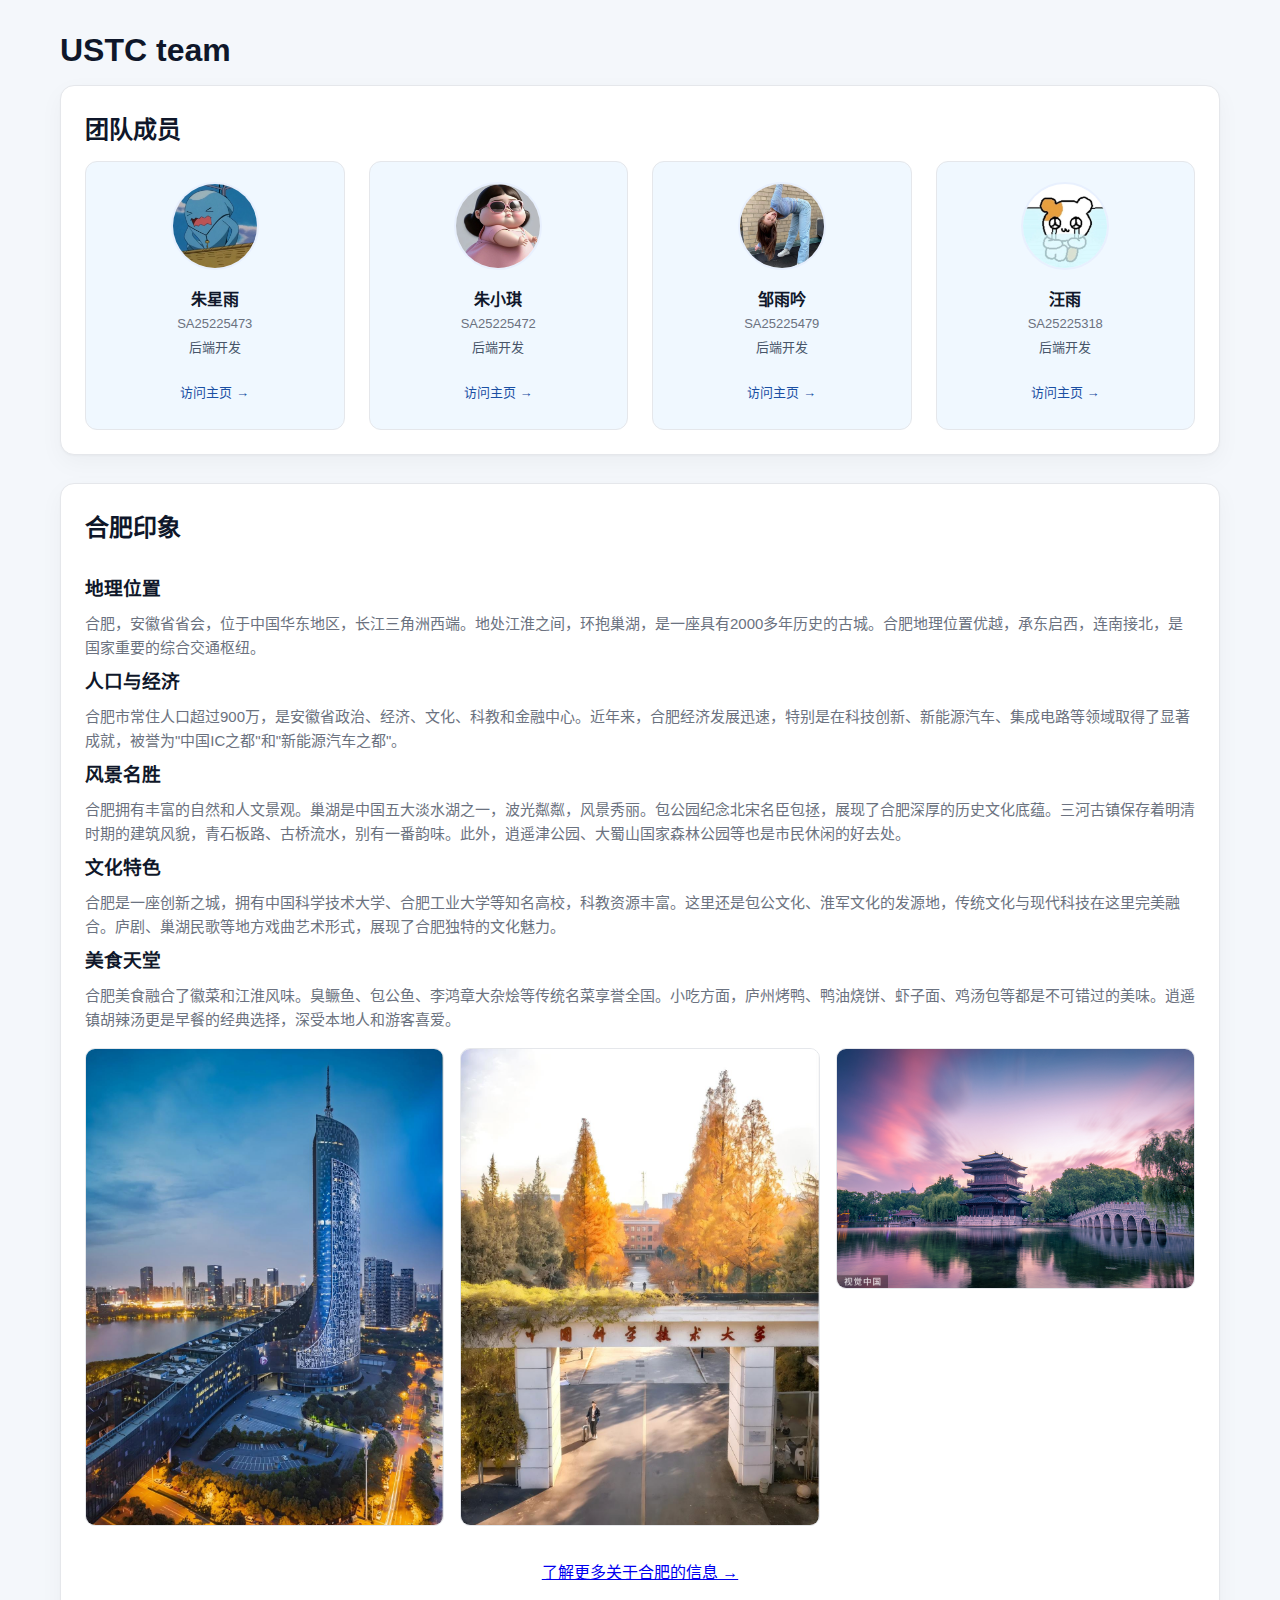
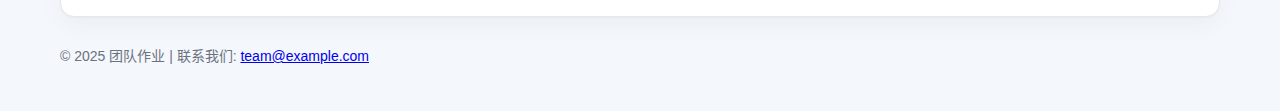
<file: index.html>
<!DOCTYPE html>
<html lang="zh-CN">
<head>
    <meta charset="UTF-8">
    <meta name="viewport" content="width=device-width, initial-scale=1.0">
    <title>团队主页</title>
    <link rel="stylesheet" href="css/main.css">
</head>
<body>

<header class="page-header">
    <h1>USTC team</h1>
</header>

<main class="container">

    <!-- 团队成员 -->
    <section class="card">
    <h2>团队成员</h2>

    <div class="team-members">

        <div class="member-card">
            <img src="assets/zxy_1.jpg" alt="朱星雨" class="member-avatar">
            <h3>朱星雨</h3>
            <p class="student-id">SA25225473</p>
            <p class="role">后端开发</p>
            <a href="member1.html" class="visit-btn">访问主页 →</a>
        </div>

        <div class="member-card">
            <img src="assets/zxq_1.jpg" alt="朱小琪" class="member-avatar">
            <h3>朱小琪</h3>
            <p class="student-id">SA25225472</p>
            <p class="role">后端开发</p>
            <a href="member2.html" class="visit-btn">访问主页 →</a>
        </div>

        <div class="member-card">
            <img src="assets/zyy_1.jpg" alt="邹雨吟" class="member-avatar">
            <h3>邹雨吟</h3>
            <p class="student-id">SA25225479</p>
            <p class="role">后端开发</p>
            <a href="member3.html" class="visit-btn">访问主页 →</a>
        </div>

        <div class="member-card">
            <img src="assets/wy_1.jpg" alt="汪雨" class="member-avatar">
            <h3>汪雨</h3>
            <p class="student-id">SA25225318</p>
            <p class="role">后端开发</p>
            <a href="member4.html" class="visit-btn">访问主页 →</a>
        </div>

    </div>
</section>

    <!-- 城市介绍 -->
        <section class="card city">
            <h2>合肥印象</h2><br>
            
            <h3>地理位置</h3>
            <p>合肥，安徽省省会，位于中国华东地区，长江三角洲西端。地处江淮之间，环抱巢湖，是一座具有2000多年历史的古城。合肥地理位置优越，承东启西，连南接北，是国家重要的综合交通枢纽。</p>

            <h3>人口与经济</h3>
            <p>合肥市常住人口超过900万，是安徽省政治、经济、文化、科教和金融中心。近年来，合肥经济发展迅速，特别是在科技创新、新能源汽车、集成电路等领域取得了显著成就，被誉为"中国IC之都"和"新能源汽车之都"。</p>

            <h3>风景名胜</h3>
            <p>合肥拥有丰富的自然和人文景观。巢湖是中国五大淡水湖之一，波光粼粼，风景秀丽。包公园纪念北宋名臣包拯，展现了合肥深厚的历史文化底蕴。三河古镇保存着明清时期的建筑风貌，青石板路、古桥流水，别有一番韵味。此外，逍遥津公园、大蜀山国家森林公园等也是市民休闲的好去处。</p>

            <h3>文化特色</h3>
            <p>合肥是一座创新之城，拥有中国科学技术大学、合肥工业大学等知名高校，科教资源丰富。这里还是包公文化、淮军文化的发源地，传统文化与现代科技在这里完美融合。庐剧、巢湖民歌等地方戏曲艺术形式，展现了合肥独特的文化魅力。</p>

            <h3>美食天堂</h3>
            <p>合肥美食融合了徽菜和江淮风味。臭鳜鱼、包公鱼、李鸿章大杂烩等传统名菜享誉全国。小吃方面，庐州烤鸭、鸭油烧饼、虾子面、鸡汤包等都是不可错过的美味。逍遥镇胡辣汤更是早餐的经典选择，深受本地人和游客喜爱。</p>

            <div class="city-gallery">
                <a href="https://baike.baidu.com/item/%E5%90%88%E8%82%A5%E5%B8%82/6501395" target="_blank">
                    <img src="assets/广电中心大楼.jpg" alt="广电中心大楼">
                </a>
                <a href="https://www.ustc.edu.cn/" target="_blank" >
                    <img src="assets/中科大.jpg" alt="中国科大">
                </a>
                <a href="https://www.tripadvisor.cn/Attractions-g297403-Activities-Hefei_Anhui.html" target="_blank" >
                    <img src="assets/逍遥津.jpg" alt="逍遥津">
                </a>
            </div>

            <p style="text-align: center; margin-top: 30px; font-size: 16px;">
                <a href="https://www.hefei.gov.cn/" target="_blank">了解更多关于合肥的信息 →</a>
            </p>
        </section>
    </div>

    <footer>
        <p>&copy; 2025 团队作业 | 联系我们: <a href="mailto:team@example.com">team@example.com</a></p>
    </footer>

</main>

</body>
</html>
</file>
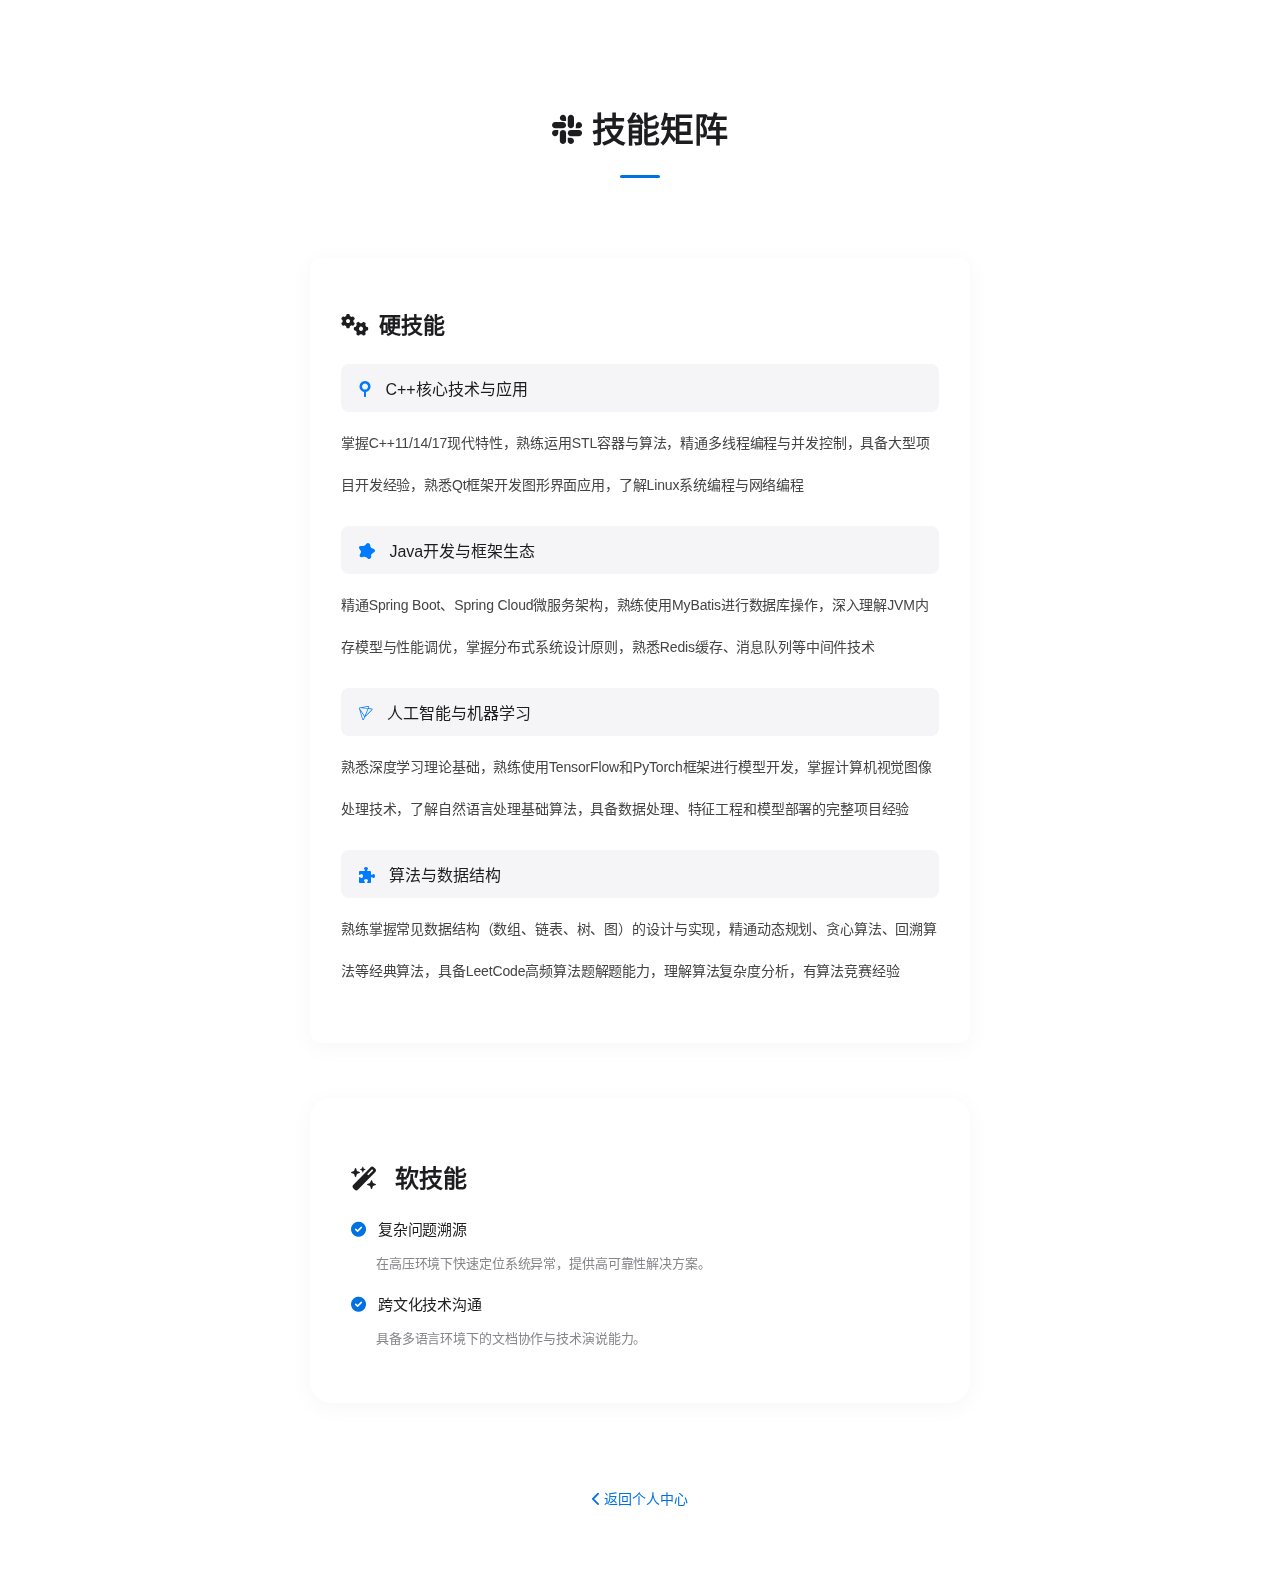
<file: 472career.html>
<!DOCTYPE html>
<html lang="zh-CN">
<head>
    <meta charset="UTF-8">
    <meta name="viewport" content="width=device-width, initial-scale=1.0">
    <title>朱小琪 - Skills</title>
    <link rel="stylesheet" href="css/472style.css">
    <link href="https://cdnjs.cloudflare.com/ajax/libs/font-awesome/6.0.0/css/all.min.css" rel="stylesheet">
</head>
<body style="background: transparent;"> <main class="container">
        <header style="text-align: center; margin-bottom: 80px;">
            <h1 style="font-size: 34px; font-weight: 600;"><i class="fa-brands fa-slack" style="margin-right: 10px;"></i>技能矩阵</h1>
            <div style="width: 40px; height: 3px; background: #0071e3; margin: 15px auto; border-radius: 2px;"></div>
        </header>

        <div style="display: grid; gap: 30px;">
            <section class="glass-panel" style="padding: 30px; background: rgba(255, 255, 255, 0.9); border-radius: 12px;">
                <h2 style="margin-bottom: 25px; color: #1d1d1f; font-size: 22px; font-weight: 600;">
                    <i class="fa-solid fa-gears" style="margin-right: 10px;"></i>硬技能
                </h2>

                <div style="margin-bottom: 20px;">
                    <div style="background: #f5f5f7; padding: 12px 18px; border-radius: 8px; margin-bottom: 8px; font-weight: 500;">
                       <i class="fa-solid fa-neuter" style="margin-right: 10px; color: #007AFF;"></i> C++核心技术与应用
                    </div>
                    <p style="margin-top: 10px; font-size: 14px; color: #444; line-height: 3;">
                        掌握C++11/14/17现代特性，熟练运用STL容器与算法，精通多线程编程与并发控制，具备大型项目开发经验，熟悉Qt框架开发图形界面应用，了解Linux系统编程与网络编程
                    </p>
                </div>

                <div style="margin-bottom: 20px;">
                    <div style="background: #f5f5f7; padding: 12px 18px; border-radius: 8px; margin-bottom: 8px; font-weight: 500;">
                      <i class="fa-solid fa-splotch" style="margin-right: 10px; color: #007AFF;"></i>  Java开发与框架生态
                    </div>
                    <p style="margin-top: 10px; font-size: 14px; color: #444; line-height: 3;">
                        精通Spring Boot、Spring Cloud微服务架构，熟练使用MyBatis进行数据库操作，深入理解JVM内存模型与性能调优，掌握分布式系统设计原则，熟悉Redis缓存、消息队列等中间件技术
                    </p>
                </div>

                <div style="margin-bottom: 20px;">
                    <div style="background: #f5f5f7; padding: 12px 18px; border-radius: 8px; margin-bottom: 8px; font-weight: 500;">
                      <i class="fa-brands fa-pushed" style="margin-right: 10px; color: #007AFF;"></i>  人工智能与机器学习
                    </div>
                    <p style="margin-top: 10px; font-size: 14px; color: #444; line-height: 3;">
                        熟悉深度学习理论基础，熟练使用TensorFlow和PyTorch框架进行模型开发，掌握计算机视觉图像处理技术，了解自然语言处理基础算法，具备数据处理、特征工程和模型部署的完整项目经验
                    </p>
                </div>

                <div style="margin-bottom: 20px;">
                    <div style="background: #f5f5f7; padding: 12px 18px; border-radius: 8px; margin-bottom: 8px; font-weight: 500;">
                     <i class="fa-solid fa-puzzle-piece" style="margin-right: 10px; color: #007AFF;"></i>   算法与数据结构
                    </div>
                    <p style="margin-top: 10px; font-size: 14px; color: #444; line-height: 3;">
                        熟练掌握常见数据结构（数组、链表、树、图）的设计与实现，精通动态规划、贪心算法、回溯算法等经典算法，具备LeetCode高频算法题解题能力，理解算法复杂度分析，有算法竞赛经验
                    </p>
                </div>
            </section>
        
            <section class="glass-panel" style="padding: 40px;">
                <h2 style="margin-bottom: 25px;"><i class="fa-solid fa-wand-magic-sparkles" style="margin-right: 10px;"></i> 软技能
                </h2>
                <div style="margin-bottom: 20px;">
                    <p style="color: #1d1d1f; font-weight: 500; margin-bottom: 5px;"><i class="fa-solid fa-circle-check"
                            style="color:#0071e3; margin-right:8px;"></i> 复杂问题溯源</p>
                    <p style="font-size: 13px; padding-left: 25px;">在高压环境下快速定位系统异常，提供高可靠性解决方案。</p>
                </div>
                <div>
                    <p style="color: #1d1d1f; font-weight: 500; margin-bottom: 5px;"><i class="fa-solid fa-circle-check"
                            style="color:#0071e3; margin-right:8px;"></i> 跨文化技术沟通</p>
                    <p style="font-size: 13px; padding-left: 25px;">具备多语言环境下的文档协作与技术演说能力。</p>
                </div>
            </section>
        </div>

        <footer style="text-align: center; margin-top: 60px;">
            <a href="472index.html" class="apple-link" style="font-size: 14px;">
                <i class="fa-solid fa-chevron-left"></i> 返回个人中心
            </a>
        </footer>
    </main>
</body>
</html>
</file>
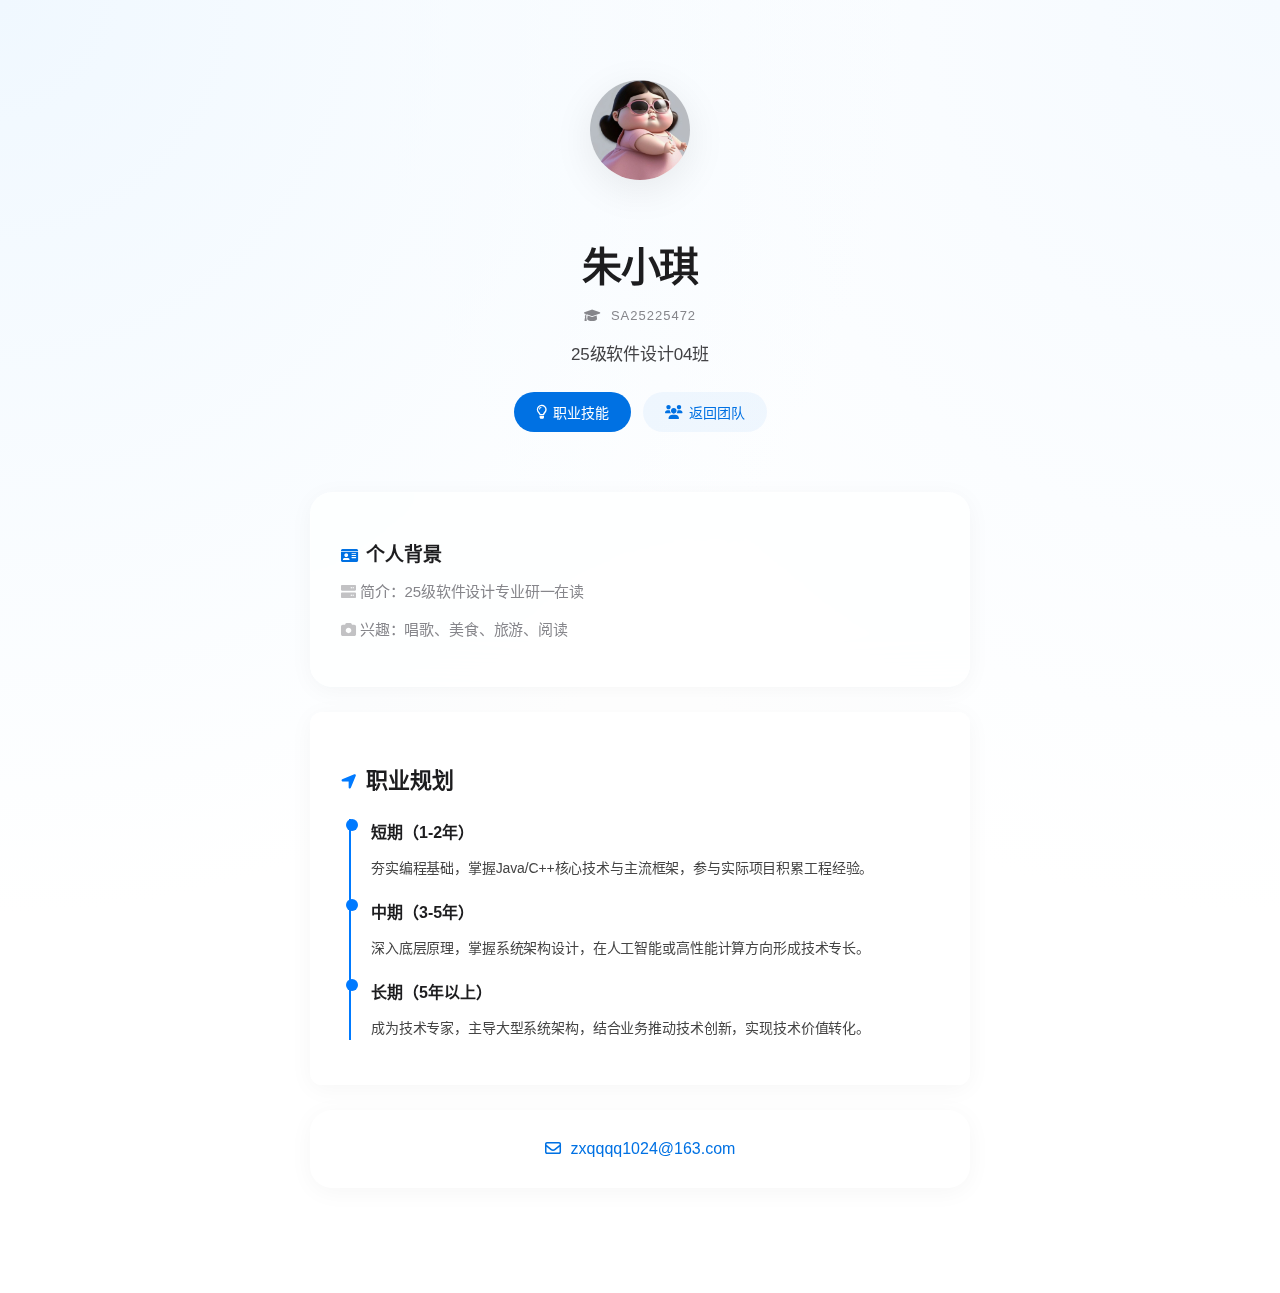
<file: 472index.html>
<!DOCTYPE html>
<html lang="zh-CN">
<head>
    <meta charset="UTF-8">
    <meta name="viewport" content="width=device-width, initial-scale=1.0">
    <title>朱小琪 - Home</title>
    <link rel="stylesheet" href="css/472style.css">
    <link href="https://cdnjs.cloudflare.com/ajax/libs/font-awesome/6.0.0/css/all.min.css" rel="stylesheet">
    <style>
        /* 嵌入式 CSS (Embedded CSS) */
        #bio-text { font-weight: 400; font-size: 17px; color: #424245; } /* ID 选择器 */
        h2 { font-size: 19px; font-weight: 600; color: #1d1d1f; } /* 标题样式 */
        h2 i { font-size: 0.8em; margin-right: 8px; color: #0071e3; } 
        div.info-section p { display: flex; align-items: center; gap: 12px; margin-bottom: 15px; } /* 上下文样式 */

        .hero { text-align: center; margin-bottom: 60px; }
        .avatar { width: 100px; height: 100px; border-radius: 50%; box-shadow: 0 10px 40px rgba(0,0,0,0.08); margin-bottom: 24px; }
        
        /* 按钮组优化为药丸状 */
        .btn-group { display: flex; justify-content: center; gap: 12px; margin-top: 24px; }
        .btn-apple { padding: 10px 22px; border-radius: 40px; font-size: 14px; font-weight: 500; text-decoration: none; transition: 0.2s; display: flex; align-items: center; gap: 6px; }
        .btn-filled { background: #0071e3; color: white; }
        .btn-outline { background: rgba(0, 113, 227, 0.05); color: #0071e3; }
        .btn-apple:hover { transform: scale(1.02); }
    </style>
</head>
<body>
    <main class="container">
        <section class="hero header-main">
            <img src="assets/zxq_1.jpg" alt="朱小琪" class="avatar">
            <h1>朱小琪</h1>
            <p style="color: #86868b; font-weight: 500; letter-spacing: 1px; font-size: 13px;"> <i class="fa-solid fa-graduation-cap" style="margin-right: 10px;"></i>SA25225472</p>
            <p id="bio-text"></i>25级软件设计04班</p>
            
            <div class="btn-group">
                <a href="472career.html" class="btn-apple btn-filled"><i class="fa-regular fa-lightbulb"></i> 职业技能</a>
                <a href="index.html" class="btn-apple btn-outline"><i class="fa-solid fa-users"></i> 返回团队</a>
            </div>
        </section>

        <section class="glass-panel info-section">
            <h2><i class="fa-solid fa-id-card"></i>个人背景</h2>
            <p><i class="fa-solid fa-server" style="opacity:0.5"></i> <span>简介：25级软件设计专业研一在读</span></p>
            <p><i class="fa-solid fa-camera" style="opacity:0.5"></i> <span>兴趣：唱歌、美食、旅游、阅读</span></p>
        </section>

        <section class="glass-panel" style="padding: 30px; background: rgba(255, 255, 255, 0.9); border-radius: 12px;">
            <h2 style="margin-bottom: 25px; color: #1d1d1f; font-size: 22px; font-weight: 600;">
                <i class="fa-solid fa-location-arrow" style="margin-right: 10px; color: #007AFF;"></i>职业规划
            </h2>
            
            <div style="border-left: 2px solid #007AFF; padding-left: 20px; margin-left: 8px;">
                <!-- 近期目标 -->
                <div style="margin-bottom: 20px; position: relative;">
                    <div style="position: absolute; left: -25px; top: 0; width: 12px; height: 12px; background: #007AFF; border-radius: 50%;"></div>
                    <h3 style="margin-bottom: 8px; color: #1d1d1f; font-size: 16px; font-weight: 600;">短期（1-2年）</h3>
                    <p style="font-size: 14px; color: #444; line-height: 1.6;">
                        夯实编程基础，掌握Java/C++核心技术与主流框架，参与实际项目积累工程经验。
                    </p>
                </div>
                
                <!-- 中期目标 -->
                <div style="margin-bottom: 20px; position: relative;">
                    <div style="position: absolute; left: -25px; top: 0; width: 12px; height: 12px; background: #007AFF; border-radius: 50%;"></div>
                    <h3 style="margin-bottom: 8px; color: #1d1d1f; font-size: 16px; font-weight: 600;">中期（3-5年）</h3>
                    <p style="font-size: 14px; color: #444; line-height: 1.6;">
                        深入底层原理，掌握系统架构设计，在人工智能或高性能计算方向形成技术专长。
                    </p>
                </div>
                
                <!-- 长期愿景 -->
                <div style="position: relative;">
                    <div style="position: absolute; left: -25px; top: 0; width: 12px; height: 12px; background: #007AFF; border-radius: 50%;"></div>
                    <h3 style="margin-bottom: 8px; color: #1d1d1f; font-size: 16px; font-weight: 600;">长期（5年以上）</h3>
                    <p style="font-size: 14px; color: #444; line-height: 1.6;">
                        成为技术专家，主导大型系统架构，结合业务推动技术创新，实现技术价值转化。
                    </p>
                </div>
            </div>
        </section>

        <section class="glass-panel" style="background: transparent; border: none; text-align: center;">
            <div style="display: flex; justify-content: center; gap: 40px;">
                <a href="mailto:zxqqqq1024@163.com" class="apple-link"><i class="fa-regular fa-envelope" style="margin-right: 10px;"></i>zxqqqq1024@163.com</a>
            </div>
        </section>
    </main>
</body>
</html>
</file>
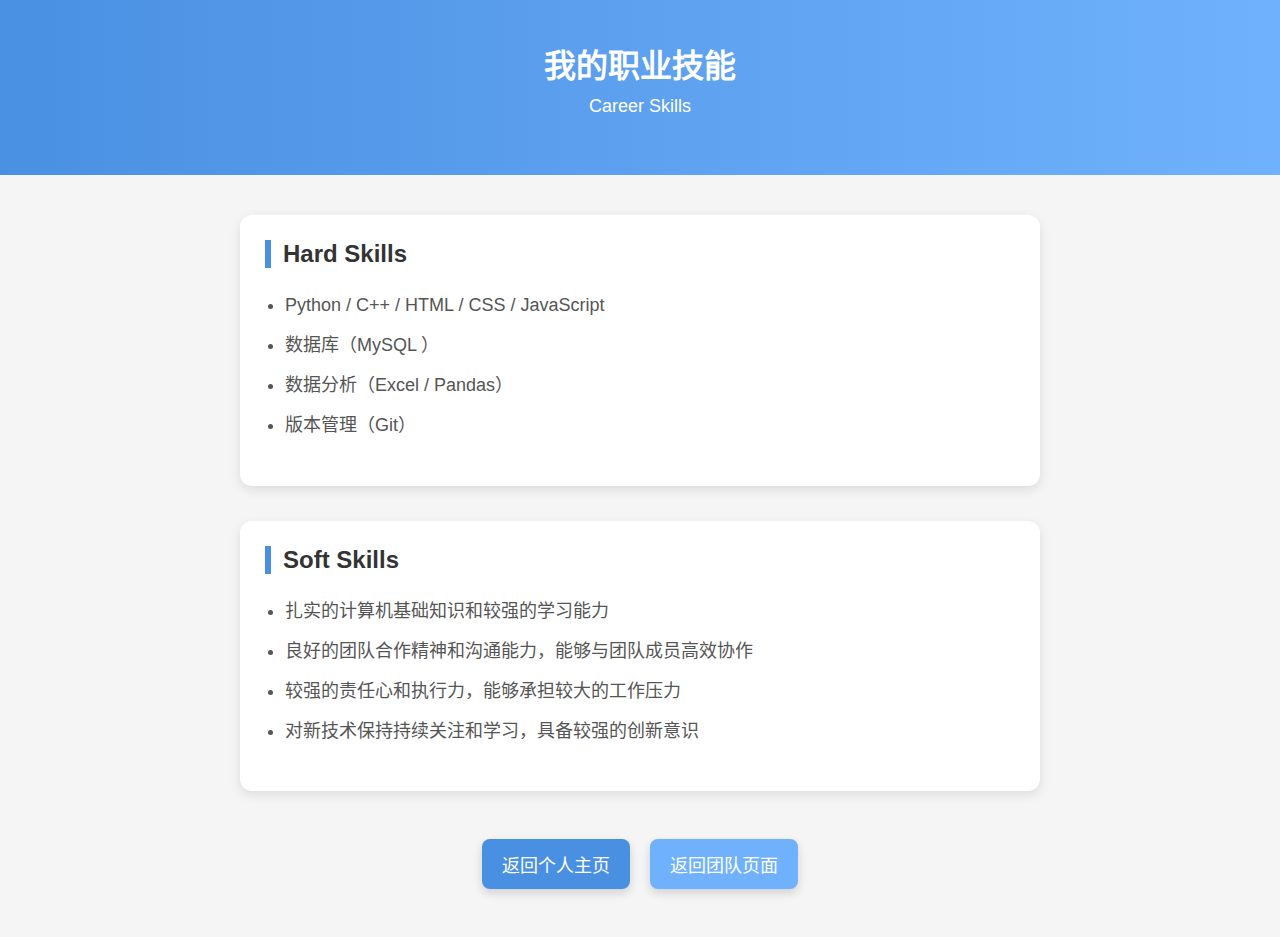
<file: 473career.html>
<!DOCTYPE html>
<html lang="zh-CN">
<head>
    <meta charset="UTF-8">
    <meta name="viewport" content="width=device-width, initial-scale=1.0">
    <title>职业技能页面</title>
</head>

<body style="font-family: Arial; margin: 0; background: #f5f5f5;">

    <!-- 顶部标题栏 -->
    <div style="
        background: linear-gradient(to right, #4a90e2, #6fb1fc);
        padding: 40px 20px;
        text-align: center;
        color: white;
    ">
        <h1 style="margin: 0; font-size: 32px;">我的职业技能</h1>
        <p style="margin-top: 10px; font-size: 18px;">Career Skills</p>
    </div>

    <!-- 内容容器 -->
    <div style="max-width: 800px; margin: 40px auto;">

        <!-- Hard Skills 卡片 -->
        <div style="
            background: white;
            padding: 25px;
            border-radius: 12px;
            margin-bottom: 35px;
            box-shadow: 0 4px 12px rgba(0,0,0,0.1);
        ">
            <h2 style="margin-top: 0; color: #333; border-left: 6px solid #4a90e2; padding-left: 12px;">
                Hard Skills
            </h2>

            <ul style="line-height: 1.9; font-size: 18px; color: #555; padding-left: 20px;">
                <li style="margin-bottom: 6px;">Python / C++ / HTML / CSS / JavaScript</li>
                <li style="margin-bottom: 6px;">数据库（MySQL ）</li>
                <li style="margin-bottom: 6px;">数据分析（Excel / Pandas）</li>
                <li style="margin-bottom: 6px;">版本管理（Git）</li>
            </ul>
        </div>

        <!-- Soft Skills 卡片 -->
        <div style="
            background: white;
            padding: 25px;
            border-radius: 12px;
            margin-bottom: 35px;
            box-shadow: 0 4px 12px rgba(0,0,0,0.1);
        ">
            <h2 style="margin-top: 0; color: #333; border-left: 6px solid #4a90e2; padding-left: 12px;">
                Soft Skills
            </h2>

            <ul style="line-height: 1.9; font-size: 18px; color: #555; padding-left: 20px;">
                <li style="margin-bottom: 6px;">扎实的计算机基础知识和较强的学习能力</li>
                <li style="margin-bottom: 6px;">良好的团队合作精神和沟通能力，能够与团队成员高效协作</li>
                <li style="margin-bottom: 6px;">较强的责任心和执行力，能够承担较大的工作压力</li>
                <li style="margin-bottom: 6px;">对新技术保持持续关注和学习，具备较强的创新意识</li>
            </ul>
        </div>

        <!-- 按钮区 -->
        <div style="text-align: center; margin-top: 40px;">
            <a href="473index.html"
               style="
                   display: inline-block;
                   padding: 12px 20px;
                   margin: 8px;
                   background: #4a90e2;
                   color: white;
                   text-decoration: none;
                   border-radius: 8px;
                   font-size: 18px;
                   box-shadow: 0 4px 10px rgba(0,0,0,0.15);
               ">
                返回个人主页
            </a>

            <a href="index.html"
               style="
                   display: inline-block;
                   padding: 12px 20px;
                   margin: 8px;
                   background: #6fb1fc;
                   color: white;
                   text-decoration: none;
                   border-radius: 8px;
                   font-size: 18px;
                   box-shadow: 0 4px 10px rgba(0,0,0,0.15);
               ">
                返回团队页面
            </a>
        </div>
    </div>

</body>
</html>
</file>
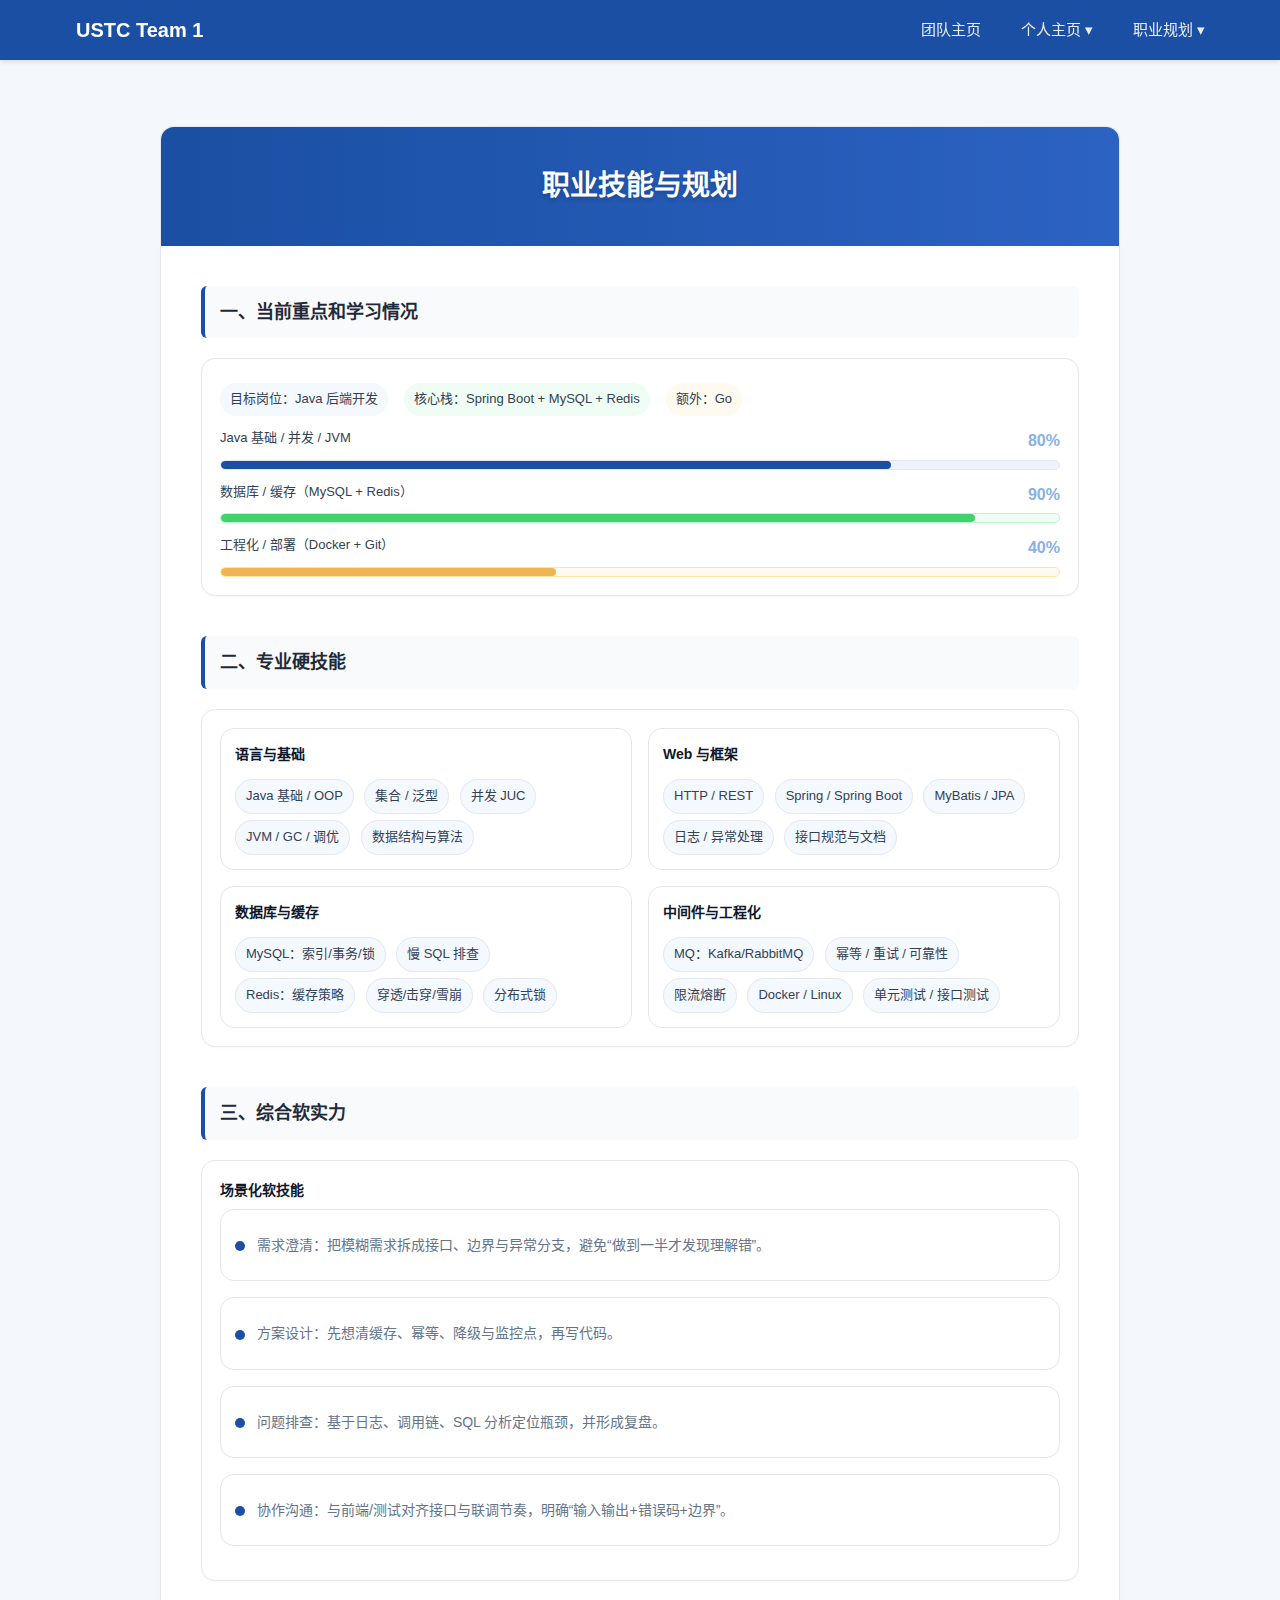
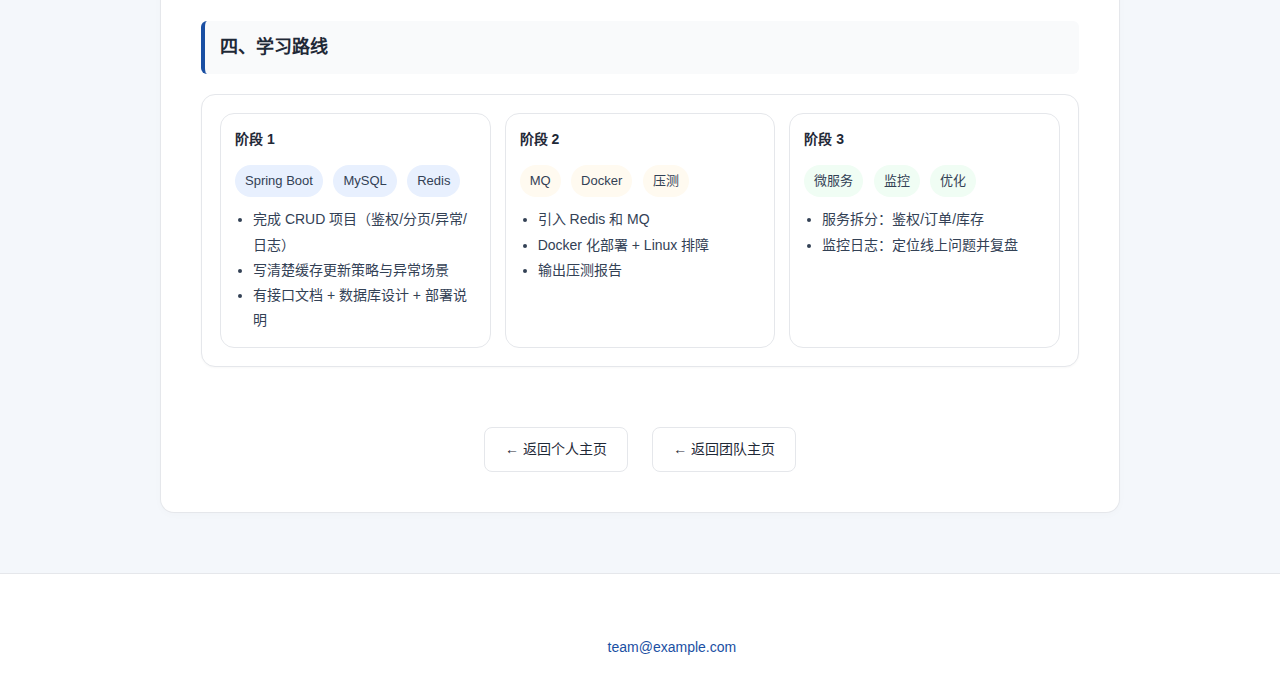
<file: 479career.html>
<!DOCTYPE html>
<html lang="zh-CN">

<head>
  <meta charset="UTF-8">
  <meta name="viewport" content="width=device-width, initial-scale=1.0">
  <title>职业技能与规划</title>

  <link rel="stylesheet" href="css/main.css">
  <link rel="stylesheet" href="css/career.css">
  <link rel="stylesheet" href="css/479style.css">

  <style>
    .meta-text { font-size: 16px; font-weight: bold;color: #88b0eb; margin-left: 8px; font-family: Arial, sans-serif; }
  </style>
</head>

<body>


  <nav class="navbar">
    <div class="nav-container">
      <a href="index.html" class="nav-logo">USTC Team 1</a>
      <ul class="nav-links">
        <li><a href="index.html" class="nav-item">团队主页</a></li>

        <li class="dropdown">
          <a href="javascript:void(0)" class="nav-item">个人主页 &#9662;</a>
          <ul class="dropdown-menu">
            <li><a href="473index.html" class="dropdown-link">朱星雨</a></li>
            <li><a href="472index.html" class="dropdown-link">朱小琪</a></li>
            <li><a href="479index.html" class="dropdown-link">邹雨吟</a></li>
            <li><a href="member4.html" class="dropdown-link">汪雨</a></li>
          </ul>
        </li>

        <li class="dropdown">
          <a href="javascript:void(0)" class="nav-item">职业规划 &#9662;</a>
          <ul class="dropdown-menu">
            <li><a href="473career.html" class="dropdown-link">朱星雨的规划</a></li>
            <li><a href="472career.html" class="dropdown-link">朱小琪的规划</a></li>
            <li><a href="career3.html" class="dropdown-link">邹雨吟的规划</a></li>
            <li><a href="career4.html" class="dropdown-link">汪雨的规划</a></li>
          </ul>
        </li>
      </ul>
    </div>
  </nav>

  <br>

  <div class="container">
    <div class="card-header">
      <h1 class="header-title">职业技能与规划</h1>
    </div>

    <div class="card-body">

      <div class="skill-section">
        <h3 class="section-header">一、当前重点和学习情况</h3>

        <div class="skill-block">
          <div style="display:flex;flex-wrap:wrap;gap:10px;margin-bottom:8px;">
            <span class="pill" style="border-color:#c7ddff;background:#f4f8ff;">目标岗位：Java 后端开发</span>
            <span class="pill" style="border-color:#bbf7d0;background:#f0fdf4;">核心栈：Spring Boot + MySQL + Redis</span>
            <span class="pill" style="border-color:#ffe6a6;background:#fffaf0;">额外：Go</span>
          </div>


          <div class="meter">
            <div class="meter-row">
              <span>Java 基础 / 并发 / JVM</span>
              <span class="meta-text">80%</span>
            </div>
            <div class="meter-bar bg1">
              <div class="meter-fill bg1" style="width:80%;"></div>
            </div>
          </div>

          <div class="meter">
            <div class="meter-row">
              <span>数据库 / 缓存（MySQL + Redis）</span>
              <span class="meta-text">90%</span>
            </div>
            <div class="meter-bar bg2">
              <div class="meter-fill bg2" style="width:90%;"></div>
            </div>
          </div>

          <div class="meter">
            <div class="meter-row">
              <span>工程化 / 部署（Docker + Git）</span>
               <span class="meta-text">40%</span>
            </div>
            <div class="meter-bar bg3">
              <div class="meter-fill bg3" style="width:40%;"></div>
            </div>
          </div>

        </div>
      </div>


      <div class="skill-section">
        <h3 class="section-header">二、专业硬技能</h3>

        <div class="skill-block">
          <div class="skill-grid-2">

            <div class="mini-card">
              <div class="mini-title">语言与基础</div>
              <span class="pill blue">Java 基础 / OOP</span>
              <span class="pill blue">集合 / 泛型</span>
              <span class="pill blue">并发 JUC</span>
              <span class="pill blue">JVM / GC / 调优</span>
              <span class="pill blue">数据结构与算法</span>
            </div>

            <div class="mini-card">
              <div class="mini-title">Web 与框架</div>
              <span class="pill blue">HTTP / REST</span>
              <span class="pill blue">Spring / Spring Boot</span>
              <span class="pill blue">MyBatis / JPA</span>
              <span class="pill blue">日志 / 异常处理</span>
              <span class="pill blue">接口规范与文档</span>
            </div>

            <div class="mini-card">
              <div class="mini-title">数据库与缓存</div>
              <span class="pill blue">MySQL：索引/事务/锁</span>
              <span class="pill blue">慢 SQL 排查</span>
              <span class="pill blue">Redis：缓存策略</span>
              <span class="pill blue">穿透/击穿/雪崩</span>
              <span class="pill blue">分布式锁</span>
            </div>

            <div class="mini-card">
              <div class="mini-title">中间件与工程化</div>
              <span class="pill blue">MQ：Kafka/RabbitMQ</span>
              <span class="pill blue">幂等 / 重试 / 可靠性</span>
              <span class="pill blue">限流熔断</span>
              <span class="pill blue">Docker / Linux</span>
              <span class="pill blue">单元测试 / 接口测试</span>
            </div>

          </div>
        </div>
      </div>


      <div class="skill-section">
        <h3 class="section-header">三、综合软实力</h3>

        <div class="skill-block">
           <div class="mini-title">场景化软技能</div>
          <div class="mini-card" style="margin-bottom:16px;">
            <p style="margin:10px 0;color:#64748b;">
              <span style="display:inline-block;width:10px;height:10px;border-radius:50%;background:var(--blue-main);margin-right:8px;vertical-align:middle;"></span>
              需求澄清：把模糊需求拆成接口、边界与异常分支，避免“做到一半才发现理解错”。
            </p>
          </div>
          <div class="mini-card" style="margin-bottom:16px;">
            <p style="margin:10px 0;color:#64748b;">
              <span style="display:inline-block;width:10px;height:10px;border-radius:50%;background:var(--blue-main);margin-right:8px;vertical-align:middle;"></span>
              方案设计：先想清缓存、幂等、降级与监控点，再写代码。
            </p>
          </div>
          <div class="mini-card" style="margin-bottom:16px;">
            <p style="margin:10px 0;color:#64748b;">
              <span style="display:inline-block;width:10px;height:10px;border-radius:50%;background:var(--blue-main);margin-right:8px;vertical-align:middle;"></span>
              问题排查：基于日志、调用链、SQL 分析定位瓶颈，并形成复盘。
            </p>
          </div>
          <div class="mini-card" style="margin-bottom:16px;">
            <p style="margin:10px 0;color:#64748b;">
              <span style="display:inline-block;width:10px;height:10px;border-radius:50%;background:var(--blue-main);margin-right:8px;vertical-align:middle;"></span>
              协作沟通：与前端/测试对齐接口与联调节奏，明确“输入输出+错误码+边界”。
            </p>
          </div>
          </div>
        </div>
    

      <div class="skill-section">
        <h3 class="section-header">四、学习路线</h3>

        <div class="skill-block">
          <div class="roadmap">
            <div class="road-step">
              <h4>阶段 1</h4>
              <div style="margin-top:6px;">
                <span class="pill" style="background:var(--blue-light);">Spring Boot</span>
                <span class="pill" style="background:var(--blue-light);">MySQL</span>
                <span class="pill" style="background:var(--blue-light);">Redis</span>
              </div>
              <ul>
                <li>完成 CRUD 项目（鉴权/分页/异常/日志）</li>
                <li>写清楚缓存更新策略与异常场景</li>
                <li>有接口文档 + 数据库设计 + 部署说明</li>
              </ul>
            </div>

            <div class="road-step">
              <h4>阶段 2</h4>
              <div style="margin-top:6px;">
                <span class="pill" style="background:#fffaf0;border-color:#ffe6a6;">MQ</span>
                <span class="pill" style="background:#fffaf0;border-color:#ffe6a6;">Docker</span>
                <span class="pill" style="background:#fffaf0;border-color:#ffe6a6;">压测</span>
              </div>
              <ul>
                <li>引入 Redis 和 MQ</li>
                <li>Docker 化部署 + Linux 排障</li>
                <li>输出压测报告</li>
              </ul>
            </div>

            <div class="road-step">
              <h4>阶段 3</h4>
              <div style="margin-top:6px;">
                <span class="pill" style="background:#f0fdf4;border-color:#bbf7d0;">微服务</span>
                <span class="pill" style="background:#f0fdf4;border-color:#bbf7d0;">监控</span>
                <span class="pill" style="background:#f0fdf4;border-color:#bbf7d0;">优化</span>
              </div>
              <ul>
                <li>服务拆分：鉴权/订单/库存</li>
                <li>监控日志：定位线上问题并复盘</li>
              </ul>
            </div>
          </div>
        </div>
      </div>

      <div style="text-align: center; margin-top: 40px;">
        <a href="479index.html" class="btn-back">← 返回个人主页</a>
        <a href="index.html" class="btn-back" style="margin-left: 20px;">← 返回团队主页</a>
      </div>

    </div>
  </div>

  <footer class="site-footer">
    <p>&copy; 2025 USTC Team 1. All rights reserved.</p>
    <p>联系我们: <a href="mailto:team@example.com">team@example.com</a></p>
  </footer>

</body>
</html>
</file>
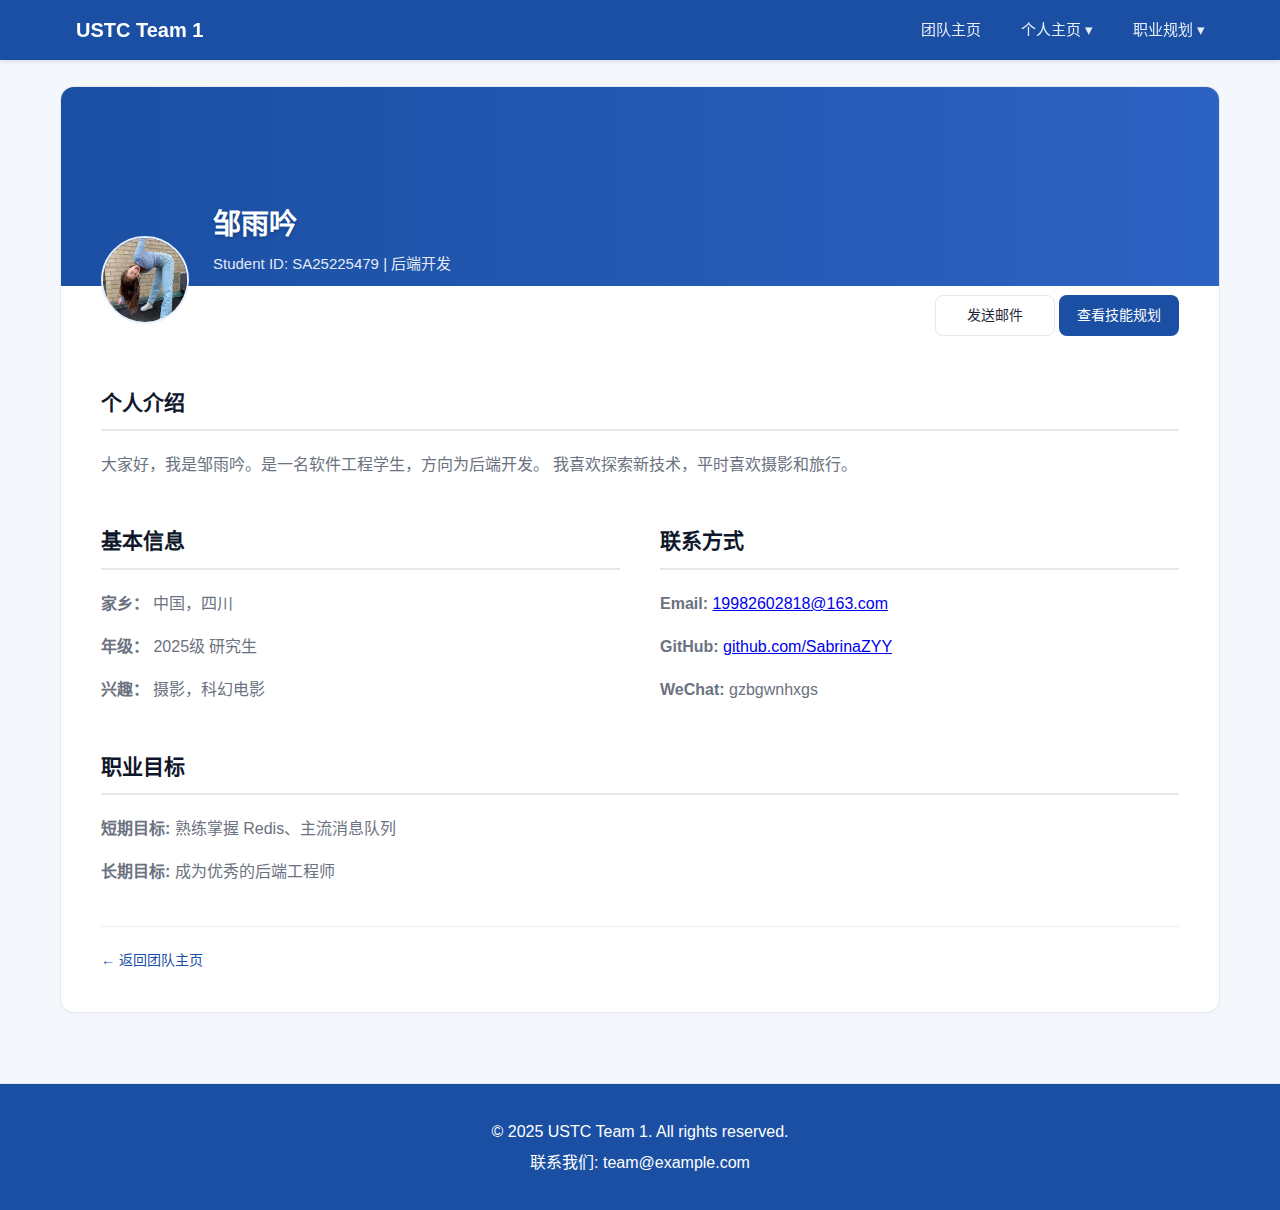
<file: 479index.html>
<!DOCTYPE html>
<html lang="zh-CN">

<head>
    <meta charset="UTF-8">
    <meta name="viewport" content="width=device-width, initial-scale=1.0">
    <title>邹雨吟 - 个人主页</title>
    <link rel="stylesheet" href="css/member.css">
    <link rel="stylesheet" href="css/main.css">

    <style>
        h2 {
            font-family: Arial, Helvetica, sans-serif;
            border-bottom: 2px solid #e5e7eb;
            padding-bottom: 10px;
            margin-top: 30px;
            margin-bottom: 20px;
            font-size: 21px;
        }

        p {
            font-size: 16px;
        }

        .details-grid {
            display: grid;
            grid-template-columns: 1fr 1fr; 
            gap: 40px;
        }

        #back {
            margin-top: 40px;
            padding-top: 20px;
            border-top: 1px solid #eee;
            font-family: Arial, Helvetica, sans-serif;
        }

        #back a {
            display: inline-block;
            font-size: 14px;
            color: #1a4fa3;
            text-decoration: none;
            transition: all 0.2s ease;
        }

        #back a:hover {
            color: #2f1aa3;
            text-decoration: underline;
        }


        @media (max-width: 600px) {
            .details-grid {
                grid-template-columns: 1fr;
                gap: 20px;
            }
        }
    </style>
</head>

<body>

    <body>

    <nav class="navbar">
        <div class="nav-container">
            <a href="index.html" class="nav-logo">USTC Team 1</a>

            <ul class="nav-links">

                <li><a href="index.html" class="nav-item">团队主页</a></li>
                <li class="dropdown">
                    <!-- href="javascript:void(0)" 防止点击跳转，只是用来触发悬停 -->
                    <a href="javascript:void(0)" class="nav-item">个人主页 &#9662;</a>
                    <ul class="dropdown-menu">
                        <li><a href="473index.html" class="dropdown-link">朱星雨</a></li>
                        <li><a href="472index.html" class="dropdown-link">朱小琪</a></li>
                        <li><a href="479index.html" class="dropdown-link">邹雨吟</a></li>
                        <li><a href="member4.html" class="dropdown-link">汪雨</a></li>
                    </ul>
                </li>

                <li class="dropdown">
                    <a href="javascript:void(0)" class="nav-item">职业规划 &#9662;</a>
                    <ul class="dropdown-menu">
                        <li><a href="473career.html" class="dropdown-link">朱星雨的规划</a></li>
                        <li><a href="472career.html" class="dropdown-link">朱小琪的规划</a></li>
                        <li><a href="479career.html" class="dropdown-link">邹雨吟的规划</a></li>
                        <li><a href="career4.html" class="dropdown-link">汪雨的规划</a></li>
                    </ul>
                </li>

            </ul>
        </div>
    </nav>
    <br>

    <div class="container">
        <div class="member-head">
            <div class="head-content">
                <img src="assets/zyy_1.jpg" alt="Avatar" class="member-avatar">
                <div class="hero-info">
                    <h1 style="color: white; text-shadow: 0 2px 4px rgba(0,0,0,0.2);">邹雨吟</h1>
                    <p class="subtitle" style="color: rgba(255,255,255,0.9);">Student ID: SA25225479 | 后端开发</p>
                </div>

                <div class="hero-actions">
                    <a href="mailto:zxy@example.com" class="btn secondary">发送邮件</a>
                    <a href="479career.html" class="btn primary">查看技能规划</a>
                </div>
            </div>
        </div>

        <div class="member-content">

            <section>
                <h2>个人介绍</h2>
                <p>
                    大家好，我是邹雨吟。是一名软件工程学生，方向为后端开发。
                    我喜欢探索新技术，平时喜欢摄影和旅行。
                </p>
            </section>

            <div class="details-grid">
                <div>
                    <h2>基本信息</h2>
                    <p><strong>家乡：</strong> 中国，四川</p>
                    <p><strong>年级：</strong> 2025级 研究生</p>
                    <p><strong>兴趣：</strong> 摄影，科幻电影</p>
                </div>
                <div>
                    <h2>联系方式</h2>
                    <p><strong>Email:</strong>
                    <a href="mailto:19982602818@163.com">19982602818@163.com</a>
                    </p>
                    <p><strong>GitHub:</strong>
                    <a href="https://github.com/SabrinaZYY" target="_blank" rel="noopener">
                    github.com/SabrinaZYY
                    </a>
                    <p><strong>WeChat:</strong> gzbgwnhxgs</p>
                </div>
            </div>

            <section>
                <h2>职业目标</h2>
                <p>
                    <strong>短期目标:</strong> 熟练掌握 Redis、主流消息队列
                </p>
                <p>
                    <strong>长期目标:</strong> 成为优秀的后端工程师
                </p>
            </section>

            <div id="back">
                <a href="index.html" >&larr; 返回团队主页</a>
            </div>

        </div>
    </div>

    <footer class="site-footer">
        <p>&copy; 2025 USTC Team 1. All rights reserved.</p>
        <p>联系我们: <a href="mailto:team@example.com">team@example.com</a></p>
    </footer>

</body>

</html>
</file>
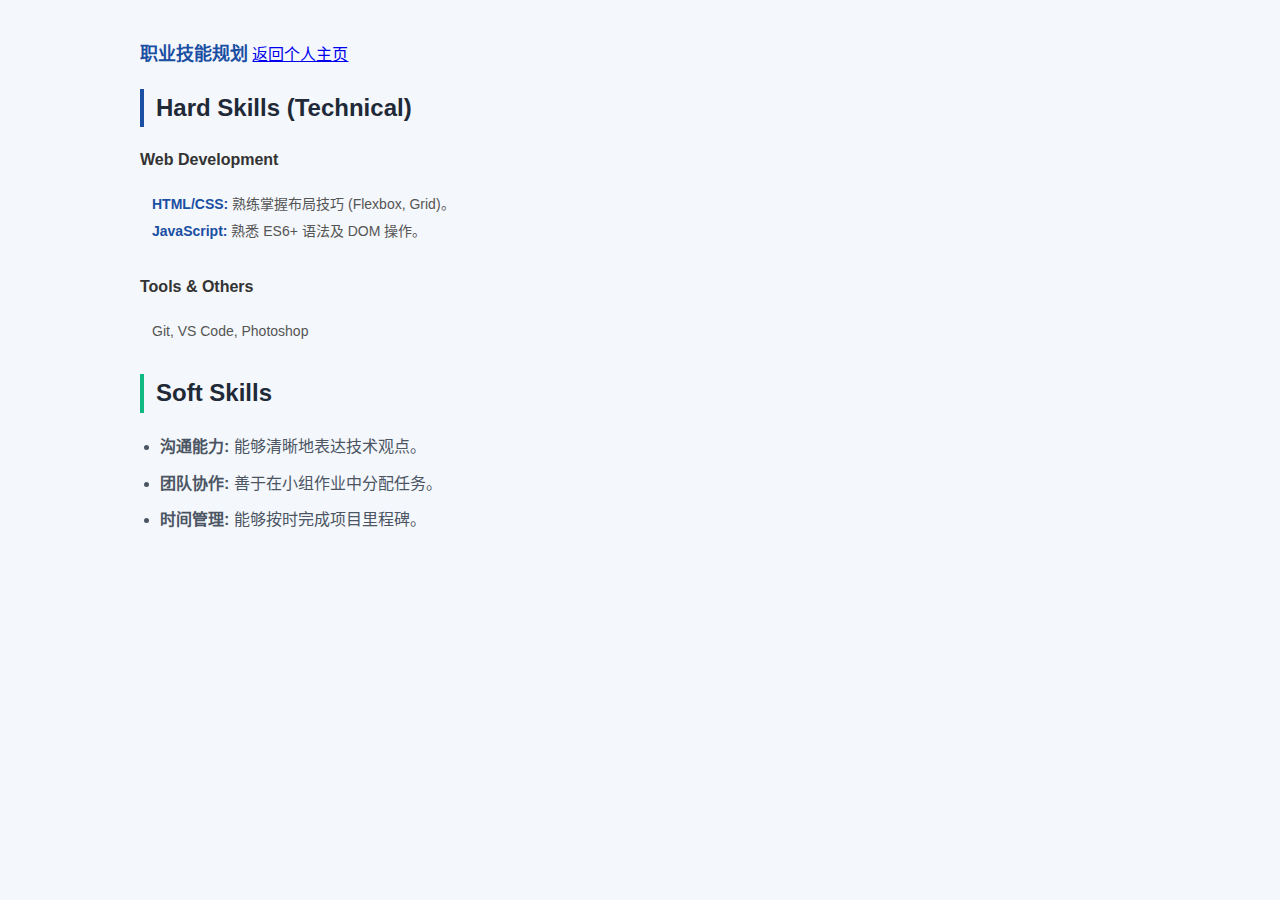
<file: career1.html>
<!DOCTYPE html>
<html lang="zh-CN">
<head>
    <meta charset="UTF-8">
    <meta name="viewport" content="width=device-width, initial-scale=1.0">
    <title>Career Skills - Zhu Xingyu</title>
    <link rel="stylesheet" href="css/career.css">
</head>
<body>

    <div class="container">
        
        <!-- 导航卡片 -->
        <div class="nav-card">
            <span style="font-weight: bold; font-size: 18px; color: #1a4fa3;">职业技能规划</span>
            <a href="member1.html" class="nav-link">返回个人主页</a>
        </div>

        <!-- 硬技能卡片 -->
        <div class="skill-card">
            <h2 style="border-left: 4px solid #1a4fa3; padding-left: 12px; margin-bottom: 20px;">
                Hard Skills (Technical)
            </h2>
            
            <!-- 使用 Inline CSS 控制布局和样式 -->
            <div style="margin-bottom: 20px;">
                <h3 style="margin: 0 0 8px 0; font-size: 16px; color: #333;">Web Development</h3>
                <div style="background: #f4f7fb; padding: 12px; border-radius: 8px;">
                    <p style="margin: 0; font-size: 14px; color: #555;">
                        <span style="color: #1a4fa3; font-weight: bold;">HTML/CSS:</span> 
                        熟练掌握布局技巧 (Flexbox, Grid)。
                    </p>
                    <p style="margin: 5px 0 0 0; font-size: 14px; color: #555;">
                        <span style="color: #1a4fa3; font-weight: bold;">JavaScript:</span> 
                        熟悉 ES6+ 语法及 DOM 操作。
                    </p>
                </div>
            </div>

            <div>
                <h3 style="margin: 0 0 8px 0; font-size: 16px; color: #333;">Tools & Others</h3>
                <div style="background: #f4f7fb; padding: 12px; border-radius: 8px;">
                    <p style="margin: 0; font-size: 14px; color: #555;">Git, VS Code, Photoshop</p>
                </div>
            </div>
        </div>

        <!-- 软技能卡片 -->
        <div class="skill-card">
            <h2 style="border-left: 4px solid #10b981; padding-left: 12px; margin-bottom: 20px;">
                Soft Skills
            </h2>

            <ul style="padding-left: 20px; line-height: 1.8; color: #4b5563;">
                <li style="margin-bottom: 8px;">
                    <strong>沟通能力:</strong> 能够清晰地表达技术观点。
                </li>
                <li style="margin-bottom: 8px;">
                    <strong>团队协作:</strong> 善于在小组作业中分配任务。
                </li>
                <li>
                    <strong>时间管理:</strong> 能够按时完成项目里程碑。
                </li>
            </ul>
        </div>

    </div>

</body>
</html>
</file>
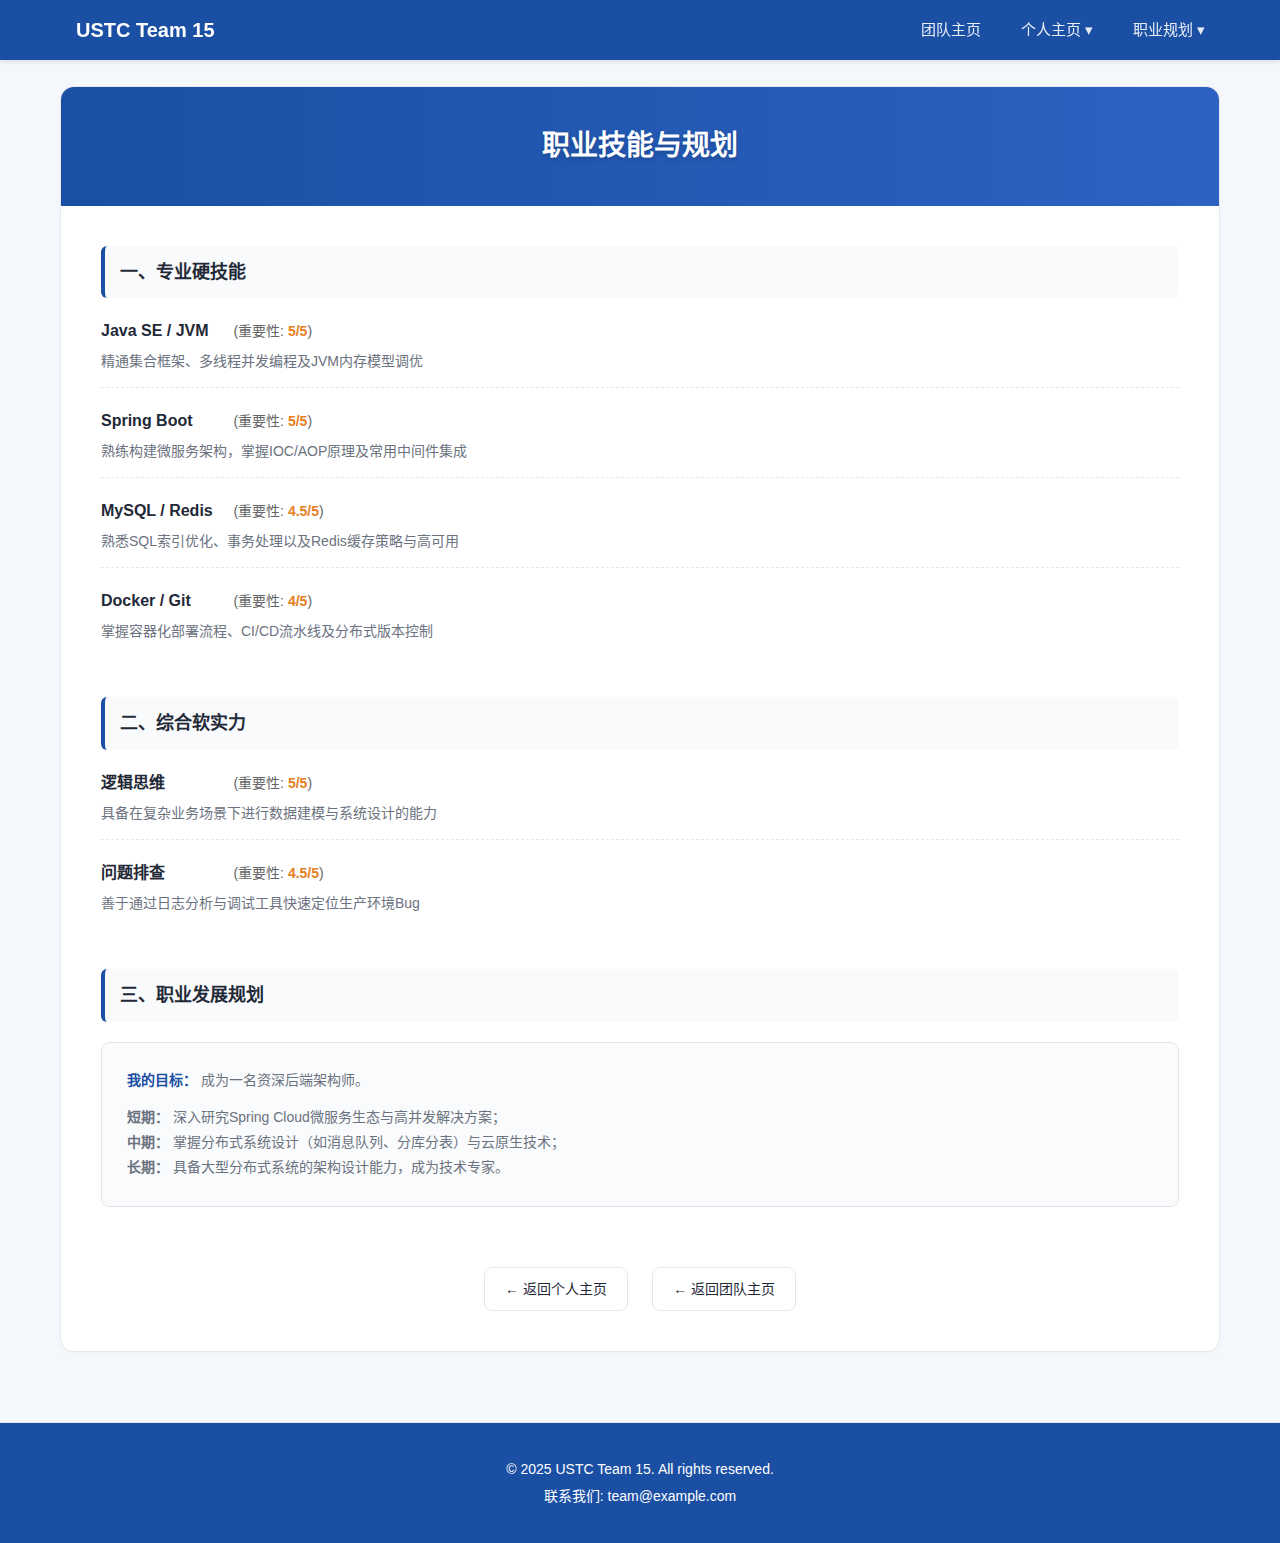
<file: career2.html>
<!DOCTYPE html>
<html lang="zh-CN">

<head>
    <meta charset="UTF-8">
    <meta name="viewport" content="width=device-width, initial-scale=1.0">
    <title>职业技能与规划</title>
    <!-- 引入外部 CSS 文件 (保持布局和卡片风格) -->
    <link rel="stylesheet" href="css/career.css">
    <link rel="stylesheet" href="css/main.css">

    <!-- Embedded CSS -->
    <style>
        .meta-text {
            font-size: 14px;
            color: #666;
            margin-left: 8px;
        }

        /* 分数高亮 (橙色加粗) */
        .score-highlight {
            color: #e67e22;
            font-weight: bold;
            font-family: Arial, sans-serif;
        }
    </style>
</head>

<body>

            <!-- 顶部导航栏 -->
    <nav class="navbar">
        <div class="nav-container">
            <a href="index.html" class="nav-logo">USTC Team 15</a>

            <!-- 导航链接 -->
            <ul class="nav-links">

                <!-- 1. 团队主页 -->
                <li><a href="index.html" class="nav-item">团队主页</a></li>

                <!-- 2. 个人主页 (下拉菜单) -->
                <li class="dropdown">
                    <!-- href="javascript:void(0)" 防止点击跳转，只是用来触发悬停 -->
                    <a href="javascript:void(0)" class="nav-item">个人主页 &#9662;</a>
                    <ul class="dropdown-menu">
                        <li><a href="member1.html" class="dropdown-link">朱星雨</a></li>
                        <li><a href="member2.html" class="dropdown-link">朱小琪</a></li>
                        <li><a href="member3.html" class="dropdown-link">邹雨吟</a></li>
                        <li><a href="member4.html" class="dropdown-link">汪雨</a></li>
                    </ul>
                </li>

                <!-- 3. 职业规划 (下拉菜单) -->
                <li class="dropdown">
                    <a href="javascript:void(0)" class="nav-item">职业规划 &#9662;</a>
                    <ul class="dropdown-menu">
                        <li><a href="career1.html" class="dropdown-link">朱星雨的规划</a></li>
                        <li><a href="career2.html" class="dropdown-link">朱小琪的规划</a></li>
                        <li><a href="career3.html" class="dropdown-link">邹雨吟的规划</a></li>
                        <li><a href="career4.html" class="dropdown-link">汪雨的规划</a></li>
                    </ul>
                </li>

            </ul>
        </div>
    </nav>
    <br>

    <div class="container">
        <!-- 卡片头部 -->
        <div class="card-header">
            <h1 class="header-title">职业技能与规划</h1>
        </div>

        <!-- 卡片主体 -->
        <div class="card-body">

            <!-- 一、专业硬技能 -->
            <div class="skill-section">
                <h3 class="section-header">一、专业硬技能</h3>

                <ul class="skill-list">
                    <!-- 技能 1: Java 基础 -->
                    <li class="skill-item">
                        <span class="skill-name">Java SE / JVM</span>
                        <span class="meta-text">
                            (重要性: <span class="score-highlight">5/5</span>)
                        </span>
                        <div class="skill-desc">精通集合框架、多线程并发编程及JVM内存模型调优</div>
                    </li>

                    <!-- 技能 2: Spring 全家桶 -->
                    <li class="skill-item">
                        <span class="skill-name">Spring Boot</span>
                        <span class="meta-text">
                            (重要性: <span class="score-highlight">5/5</span>)
                        </span>
                        <div class="skill-desc">熟练构建微服务架构，掌握IOC/AOP原理及常用中间件集成</div>
                    </li>

                    <!-- 技能 3: 数据库与缓存 -->
                    <li class="skill-item">
                        <span class="skill-name">MySQL / Redis</span>
                        <span class="meta-text">
                            (重要性: <span class="score-highlight">4.5/5</span>)
                        </span>
                        <div class="skill-desc">熟悉SQL索引优化、事务处理以及Redis缓存策略与高可用</div>
                    </li>

                    <!-- 技能 4: 分布式与工具 -->
                    <li class="skill-item">
                        <span class="skill-name">Docker / Git</span>
                        <span class="meta-text">
                            (重要性: <span class="score-highlight">4/5</span>)
                        </span>
                        <div class="skill-desc">掌握容器化部署流程、CI/CD流水线及分布式版本控制</div>
                    </li>
                </ul>
            </div>

            <!-- 二、综合软实力 -->
            <div class="skill-section">
                <h3 class="section-header">二、综合软实力</h3>

                <ul class="skill-list">
                    <li class="skill-item">
                        <span class="skill-name">逻辑思维</span>
                        <span class="meta-text">
                            (重要性: <span class="score-highlight">5/5</span>)
                        </span>
                        <div class="skill-desc">具备在复杂业务场景下进行数据建模与系统设计的能力</div>
                    </li>

                    <li class="skill-item">
                        <span class="skill-name">问题排查</span>
                        <span class="meta-text">
                            (重要性: <span class="score-highlight">4.5/5</span>)
                        </span>
                        <div class="skill-desc">善于通过日志分析与调试工具快速定位生产环境Bug</div>
                    </li>
                </ul>
            </div>

            <!-- 三、职业发展规划 -->
            <div class="skill-section">
                <h3 class="section-header">三、职业发展规划</h3>

                <!-- 保持原有的内联样式 (Inline CSS) 以符合作业要求 -->
                <div
                    style="border: 1px solid #e1e4e8; background-color: #fafbfc; padding: 25px; border-radius: 8px; font-size: 15px; color: #333; line-height: 1.8;">
                    <p style="margin-bottom: 12px; margin-top: 0;">
                        <strong style="color: #1a4fa3;">我的目标：</strong> 成为一名资深后端架构师。
                    </p>
                    <p style="margin: 0;">
                        <strong>短期：</strong> 深入研究Spring Cloud微服务生态与高并发解决方案；<br>
                        <strong>中期：</strong> 掌握分布式系统设计（如消息队列、分库分表）与云原生技术；<br>
                        <strong>长期：</strong> 具备大型分布式系统的架构设计能力，成为技术专家。
                    </p>
                </div>
            </div>

            <!-- 返回按钮 -->
            <div style="text-align: center; margin-top: 40px;">

                <a href="member2.html" class="btn-back">← 返回个人主页</a>

                <a href="index.html" class="btn-back" style="margin-left: 20px;">← 返回团队主页</a>

            </div>

        </div> <!-- End card-body -->
    </div> <!-- End container -->

    <footer class="site-footer">
        <p>&copy; 2025 USTC Team 15. All rights reserved.</p>
        <p>联系我们: <a href="mailto:team@example.com">team@example.com</a></p>
    </footer>

</body>

</html>
</file>
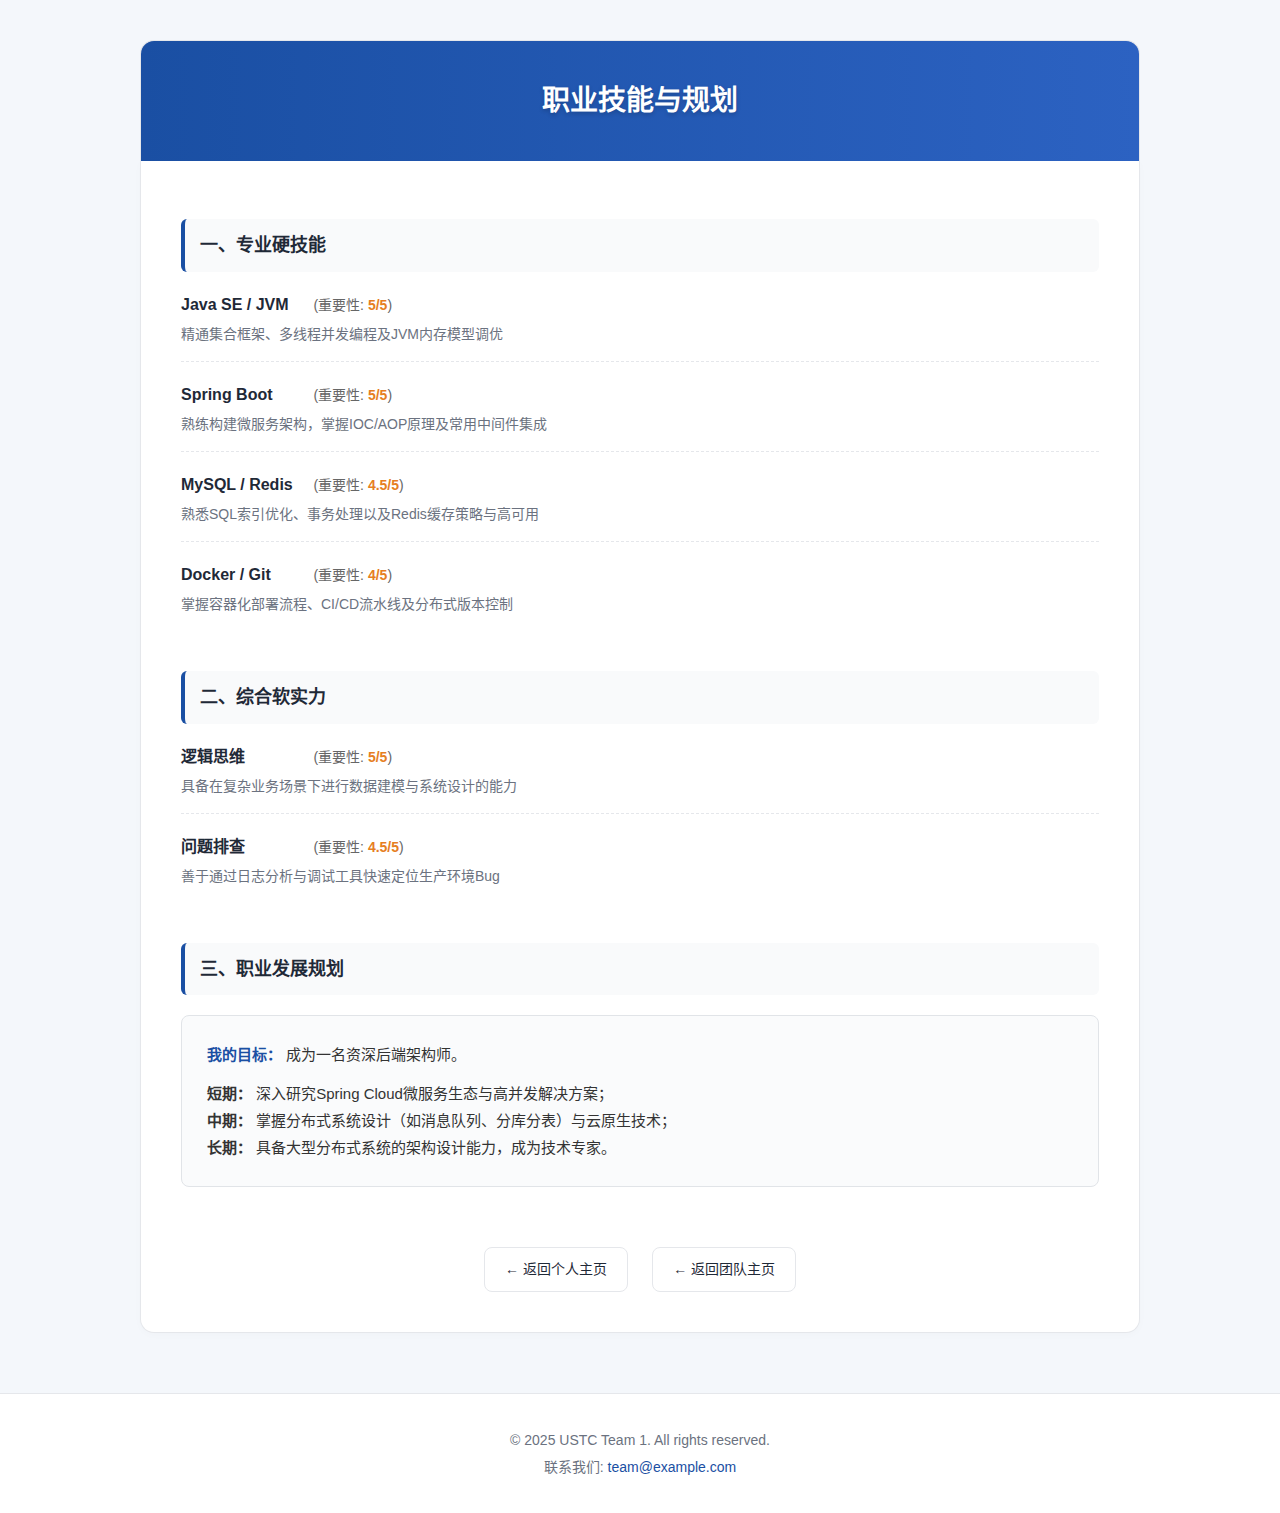
<file: career3.html>
<!DOCTYPE html>
<html lang="zh-CN">
<head>
    <meta charset="UTF-8">
    <meta name="viewport" content="width=device-width, initial-scale=1.0">
    <title>职业技能与规划</title>
    <!-- 引入外部 CSS 文件 (保持布局和卡片风格) -->
    <link rel="stylesheet" href="css/career.css">

    <!-- 【嵌入式 CSS (Embedded CSS)】 -->
    <!-- 保持原有样式不变 -->
    <style>
        /* 技能元数据文本 (灰色小字) */
        .meta-text {
            font-size: 14px;
            color: #666;
            margin-left: 8px;
        }

        /* 分数高亮 (橙色加粗) */
        .score-highlight {
            color: #e67e22;
            font-weight: bold;
            font-family: Arial, sans-serif;
        }

    </style>
</head>
<body>

    <div class="container">
        <!-- 卡片头部 -->
        <div class="card-header">
            <h1 class="header-title">职业技能与规划</h1>
        </div>

        <!-- 卡片主体 -->
        <div class="card-body">

            <!-- 一、专业硬技能 -->
            <div class="skill-section">
                <h3 class="section-header">一、专业硬技能</h3>

                <ul class="skill-list">
                    <!-- 技能 1: Java 基础 -->
                    <li class="skill-item">
                        <span class="skill-name">Java SE / JVM</span>
                        <span class="meta-text">
                            (重要性: <span class="score-highlight">5/5</span>)
                        </span>
                        <div class="skill-desc">精通集合框架、多线程并发编程及JVM内存模型调优</div>
                    </li>

                    <!-- 技能 2: Spring 全家桶 -->
                    <li class="skill-item">
                        <span class="skill-name">Spring Boot</span>
                        <span class="meta-text">
                            (重要性: <span class="score-highlight">5/5</span>)
                        </span>
                        <div class="skill-desc">熟练构建微服务架构，掌握IOC/AOP原理及常用中间件集成</div>
                    </li>

                    <!-- 技能 3: 数据库与缓存 -->
                    <li class="skill-item">
                        <span class="skill-name">MySQL / Redis</span>
                        <span class="meta-text">
                            (重要性: <span class="score-highlight">4.5/5</span>)
                        </span>
                        <div class="skill-desc">熟悉SQL索引优化、事务处理以及Redis缓存策略与高可用</div>
                    </li>

                    <!-- 技能 4: 分布式与工具 -->
                    <li class="skill-item">
                        <span class="skill-name">Docker / Git</span>
                        <span class="meta-text">
                            (重要性: <span class="score-highlight">4/5</span>)
                        </span>
                        <div class="skill-desc">掌握容器化部署流程、CI/CD流水线及分布式版本控制</div>
                    </li>
                </ul>
            </div>

            <!-- 二、综合软实力 -->
            <div class="skill-section">
                <h3 class="section-header">二、综合软实力</h3>

                <ul class="skill-list">
                    <li class="skill-item">
                        <span class="skill-name">逻辑思维</span>
                        <span class="meta-text">
                            (重要性: <span class="score-highlight">5/5</span>)
                        </span>
                        <div class="skill-desc">具备在复杂业务场景下进行数据建模与系统设计的能力</div>
                    </li>

                    <li class="skill-item">
                        <span class="skill-name">问题排查</span>
                        <span class="meta-text">
                            (重要性: <span class="score-highlight">4.5/5</span>)
                        </span>
                        <div class="skill-desc">善于通过日志分析与调试工具快速定位生产环境Bug</div>
                    </li>
                </ul>
            </div>

            <!-- 三、职业发展规划 -->
            <div class="skill-section">
                <h3 class="section-header">三、职业发展规划</h3>
                
                <!-- 保持原有的内联样式 (Inline CSS) 以符合作业要求 -->
                <div style="border: 1px solid #e1e4e8; background-color: #fafbfc; padding: 25px; border-radius: 8px; font-size: 15px; color: #333; line-height: 1.8;">
                    <p style="margin-bottom: 12px; margin-top: 0;">
                        <strong style="color: #1a4fa3;">我的目标：</strong> 成为一名资深后端架构师。
                    </p>
                    <p style="margin: 0;">
                        <strong>短期：</strong> 深入研究Spring Cloud微服务生态与高并发解决方案；<br>
                        <strong>中期：</strong> 掌握分布式系统设计（如消息队列、分库分表）与云原生技术；<br>
                        <strong>长期：</strong> 具备大型分布式系统的架构设计能力，成为技术专家。
                    </p>
                </div>
            </div>

            <!-- 返回按钮 -->
            <div style="text-align: center; margin-top: 40px;">

                <a href="member3.html" class="btn-back">← 返回个人主页</a>

                <a href="index.html" class="btn-back" style="margin-left: 20px;">← 返回团队主页</a>

            </div>

        </div> 
    </div> 

    <footer class="site-footer">
        <p>&copy; 2025 USTC Team 1. All rights reserved.</p>
        <p>联系我们: <a href="mailto:team@example.com">team@example.com</a></p>
    </footer>

</body>
</html>
</file>
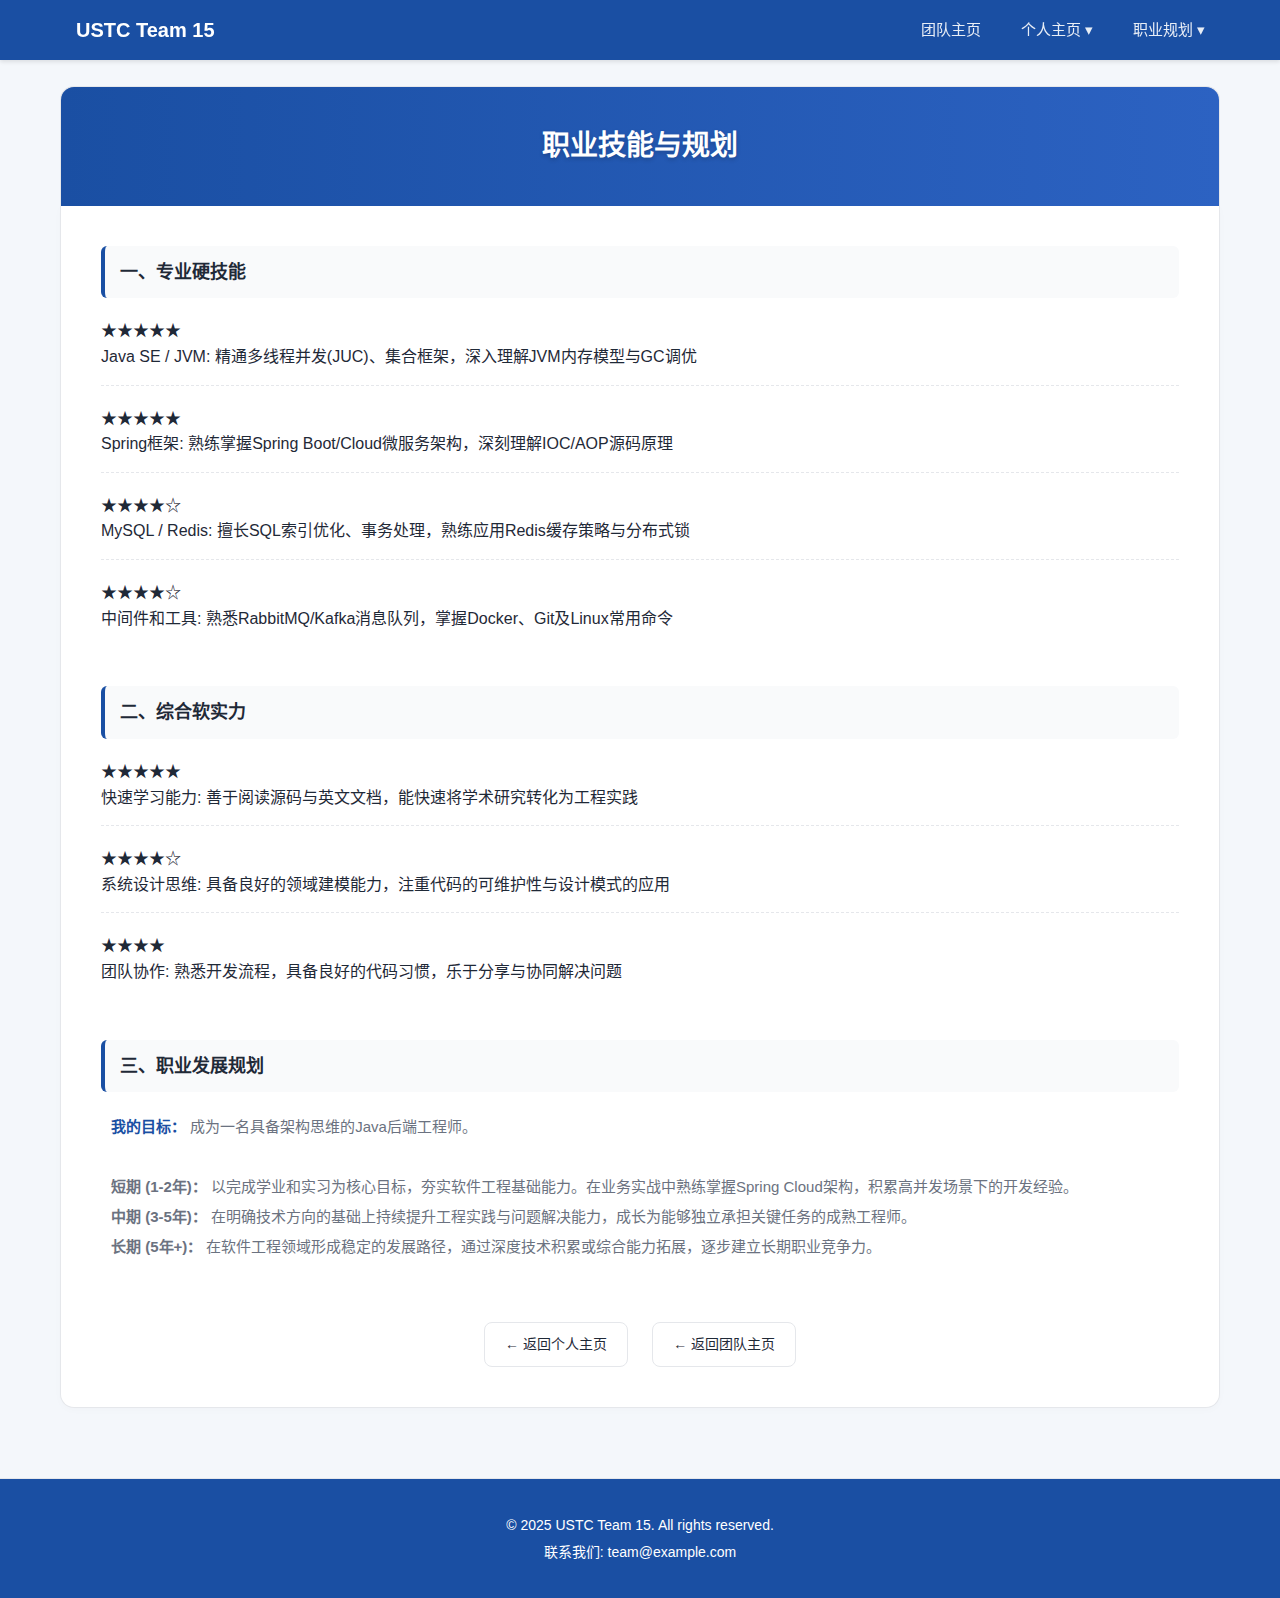
<file: career4.html>
<!DOCTYPE html>
<html lang="zh-CN">

<head>
    <meta charset="UTF-8">
    <meta name="viewport" content="width=device-width, initial-scale=1.0">
    <title>职业技能与规划</title>
    <link rel="stylesheet" href="css/career.css">
    <link rel="stylesheet" href="css/main.css">
    <style>
        .skill-section p{
            margin: 10px; 
            line-height: 30px;
            font-size: 15px;
        }
    </style>
</head>

<body>

    <!-- 顶部导航栏 -->
    <nav class="navbar">
        <div class="nav-container">
            <a href="index.html" class="nav-logo">USTC Team 15</a>

            <!-- 导航链接 -->
            <ul class="nav-links">

                <!-- 1. 团队主页 -->
                <li><a href="index.html" class="nav-item">团队主页</a></li>

                <!-- 2. 个人主页 (下拉菜单) -->
                <li class="dropdown">
                    <!-- href="javascript:void(0)" 防止点击跳转，只是用来触发悬停 -->
                    <a href="javascript:void(0)" class="nav-item">个人主页 &#9662;</a>
                    <ul class="dropdown-menu">
                        <li><a href="473index.html" class="dropdown-link">朱星雨</a></li>
                        <li><a href="472index.html" class="dropdown-link">朱小琪</a></li>
                        <li><a href="member3.html" class="dropdown-link">邹雨吟</a></li>
                        <li><a href="member4.html" class="dropdown-link">汪雨</a></li>
                    </ul>
                </li>

                <!-- 3. 职业规划 (下拉菜单) -->
                <li class="dropdown">
                    <a href="javascript:void(0)" class="nav-item">职业规划 &#9662;</a>
                    <ul class="dropdown-menu">
                        <li><a href="473career.html" class="dropdown-link">朱星雨的规划</a></li>
                        <li><a href="472career.html" class="dropdown-link">朱小琪的规划</a></li>
                        <li><a href="career3.html" class="dropdown-link">邹雨吟的规划</a></li>
                        <li><a href="career4.html" class="dropdown-link">汪雨的规划</a></li>
                    </ul>
                </li>

            </ul>
        </div>
    </nav>
    <br>

    <div class="container">
        <!-- 卡片头部 -->
        <div class="card-header">
            <h1 class="header-title">职业技能与规划</h1>
        </div>

        <!-- 卡片主体 -->
        <div class="card-body">

            <!-- 一、专业硬技能 -->
            <div class="skill-section">
                <h3 class="section-header">一、专业硬技能</h3>
                <ul class="skill-list">
                    <li class="skill-item">
                        <div class="star-rating">★★★★★</div>
                        <div class="skill-content">
                            <span class="skill-name-inline">Java SE / JVM:</span>
                            精通多线程并发(JUC)、集合框架，深入理解JVM内存模型与GC调优
                        </div>
                    </li>
                    <li class="skill-item">
                        <div class="star-rating">★★★★★</div>
                        <div class="skill-content">
                            <span class="skill-name-inline">Spring框架:</span>
                            熟练掌握Spring Boot/Cloud微服务架构，深刻理解IOC/AOP源码原理
                        </div>
                    </li>
                    <li class="skill-item">
                        <div class="star-rating">★★★★<span class="empty">☆</span></div>
                        <div class="skill-content">
                            <span class="skill-name-inline">MySQL / Redis:</span>
                            擅长SQL索引优化、事务处理，熟练应用Redis缓存策略与分布式锁
                        </div>
                    </li>
                    <li class="skill-item">
                        <div class="star-rating">★★★★<span class="empty">☆</span></div>
                        <div class="skill-content">
                            <span class="skill-name-inline">中间件和工具:</span>
                            熟悉RabbitMQ/Kafka消息队列，掌握Docker、Git及Linux常用命令
                        </div>
                    </li>
                </ul>
            </div>

            <!-- 二、综合软实力 -->
            <div class="skill-section">
                <h3 class="section-header">二、综合软实力</h3>
                <ul class="skill-list">
                    <li class="skill-item">
                        <div class="star-rating">★★★★★</div>
                        <div class="skill-content">
                            <span class="skill-name-inline">快速学习能力:</span>
                            善于阅读源码与英文文档，能快速将学术研究转化为工程实践
                        </div>
                    </li>
                    <li class="skill-item">
                        <div class="star-rating">★★★★<span class="empty">☆</span></div>
                        <div class="skill-content">
                            <span class="skill-name-inline">系统设计思维:</span>
                            具备良好的领域建模能力，注重代码的可维护性与设计模式的应用
                        </div>
                    </li>
                    <li class="skill-item">
                        <div class="star-rating">★★★★</div>
                        <div class="skill-content">
                            <span class="skill-name-inline">团队协作:</span>
                            熟悉开发流程，具备良好的代码习惯，乐于分享与协同解决问题
                        </div>
                    </li>
                </ul>
            </div>

            <!-- 三、职业发展规划 -->
            <div class="skill-section">
                <h3 class="section-header">三、职业发展规划</h3>
                <div style="margin:5px, 10px,10px,5px;">
                    <p>
                        <strong style="color: #1a4fa3;">我的目标：</strong> 成为一名具备架构思维的Java后端工程师。<br><br>
                        <strong>短期 (1-2年)：</strong> 以完成学业和实习为核心目标，夯实软件工程基础能力。在业务实战中熟练掌握Spring Cloud架构，积累高并发场景下的开发经验。<br>
                        <strong>中期 (3-5年)：</strong> 在明确技术方向的基础上持续提升工程实践与问题解决能力，成长为能够独立承担关键任务的成熟工程师。<br>
                        <strong>长期 (5年+)：</strong> 在软件工程领域形成稳定的发展路径，通过深度技术积累或综合能力拓展，逐步建立长期职业竞争力。
                    </p>
                </div>
            </div>

            <!-- 返回按钮 -->
            <div style="text-align: center; margin-top: 40px;">
                <a href="member4.html" class="btn-back">← 返回个人主页</a>
                <a href="index.html" class="btn-back" style="margin-left: 20px;">← 返回团队主页</a>
            </div>

        </div>
    </div>

    <footer class="site-footer">
        <p>&copy; 2025 USTC Team 15. All rights reserved.</p>
        <p>联系我们: <a href="mailto:team@example.com">team@example.com</a></p>
    </footer>

</body>

</html>
</file>
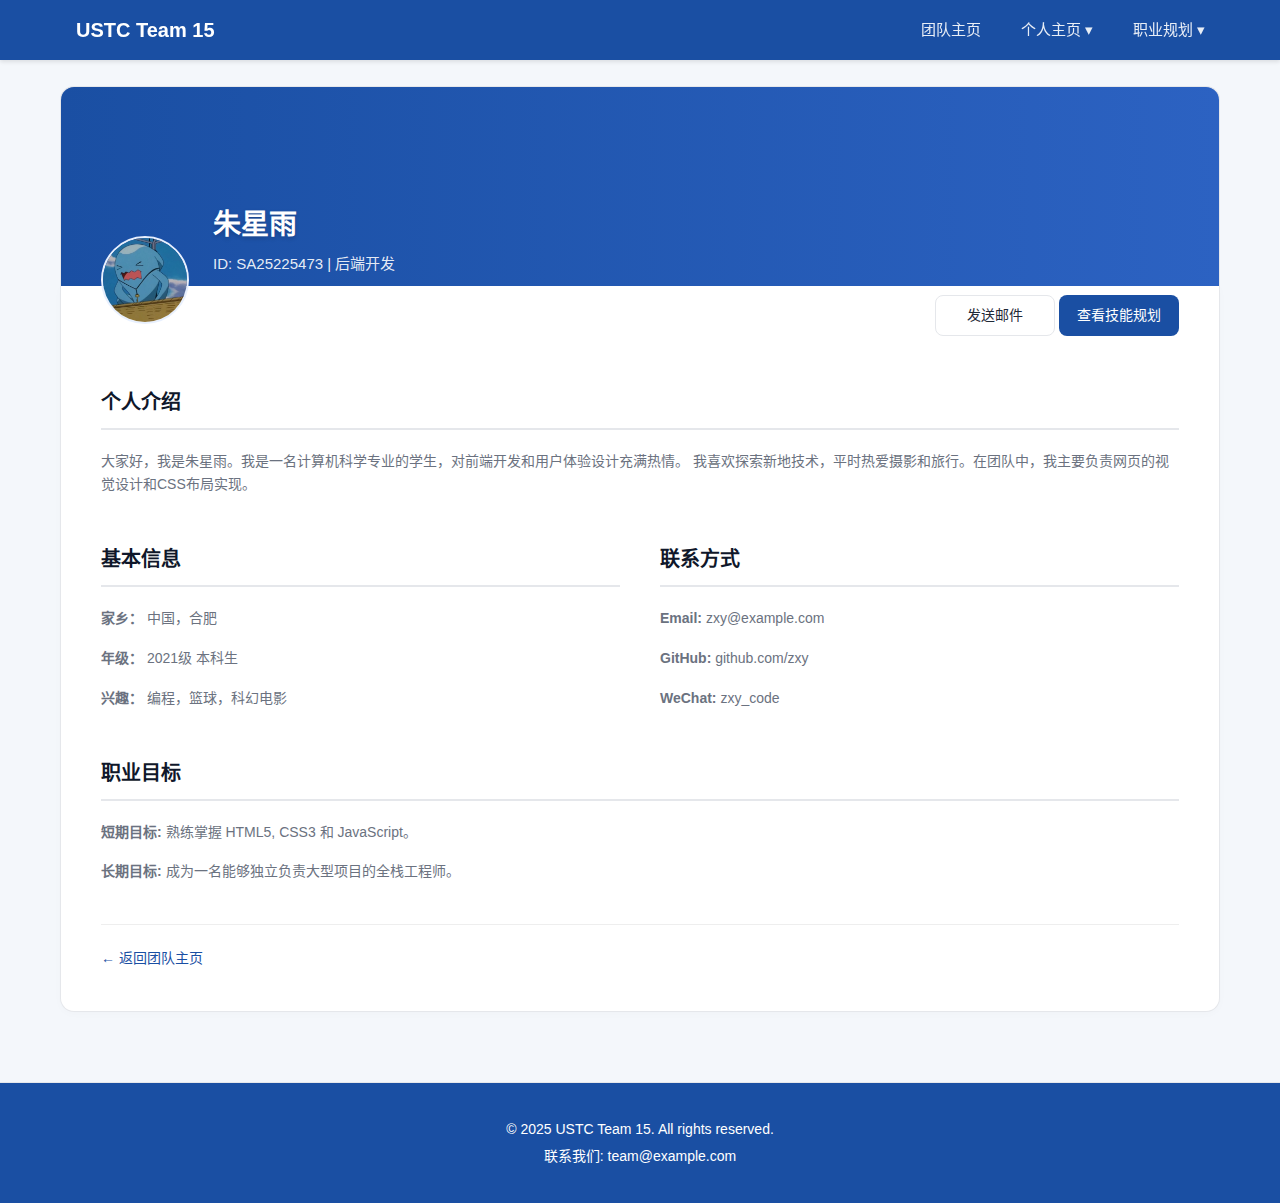
<file: member1.html>
<!DOCTYPE html>
<html lang="zh-CN">

<head>
    <meta charset="UTF-8">
    <meta name="viewport" content="width=device-width, initial-scale=1.0">
    <title>朱星雨 - 个人主页</title>
    <link rel="stylesheet" href="css/member.css">
    <link rel="stylesheet" href="css/main.css">

    <style>
        h2 {
            border-bottom: 2px solid #e5e7eb;
            padding-bottom: 10px;
            margin-top: 30px;
            margin-bottom: 20px;
            font-size: 20px;
        }

        .details-grid {
            display: grid;
            grid-template-columns: 1fr 1fr;
            gap: 40px;
        }

        @media (max-width: 600px) {
            .details-grid {
                grid-template-columns: 1fr;
                gap: 20px;
            }
        }
    </style>
</head>

<body>

        <!-- 顶部导航栏 -->
    <nav class="navbar">
        <div class="nav-container">
            <a href="index.html" class="nav-logo">USTC Team 15</a>

            <!-- 导航链接 -->
            <ul class="nav-links">

                <!-- 1. 团队主页 -->
                <li><a href="index.html" class="nav-item">团队主页</a></li>

                <!-- 2. 个人主页 (下拉菜单) -->
                <li class="dropdown">
                    <!-- href="javascript:void(0)" 防止点击跳转，只是用来触发悬停 -->
                    <a href="javascript:void(0)" class="nav-item">个人主页 &#9662;</a>
                    <ul class="dropdown-menu">
                        <li><a href="member1.html" class="dropdown-link">朱星雨</a></li>
                        <li><a href="member2.html" class="dropdown-link">朱小琪</a></li>
                        <li><a href="member3.html" class="dropdown-link">邹雨吟</a></li>
                        <li><a href="member4.html" class="dropdown-link">汪雨</a></li>
                    </ul>
                </li>

                <!-- 3. 职业规划 (下拉菜单) -->
                <li class="dropdown">
                    <a href="javascript:void(0)" class="nav-item">职业规划 &#9662;</a>
                    <ul class="dropdown-menu">
                        <li><a href="career1.html" class="dropdown-link">朱星雨的规划</a></li>
                        <li><a href="career2.html" class="dropdown-link">朱小琪的规划</a></li>
                        <li><a href="career3.html" class="dropdown-link">邹雨吟的规划</a></li>
                        <li><a href="career4.html" class="dropdown-link">汪雨的规划</a></li>
                    </ul>
                </li>

            </ul>
        </div>
    </nav>
    <br>

    <div class="container">
        <!-- 顶部：蓝色背景区域 -->
        <div class="member-head">
            <div class="head-content">
                <!-- 头像 -->
                <img src="assets/zxy_1.jpg" alt="Avatar" class="member-avatar">

                <!-- 名字和ID  -->
                <div class="hero-info">
                    <h1 style="color: white; text-shadow: 0 2px 4px rgba(0,0,0,0.2);">朱星雨</h1>
                    <p class="subtitle" style="color: rgba(255,255,255,0.9);">ID: SA25225473 | 后端开发</p>
                </div>

                <!-- 按钮 -->
                <div class="hero-actions">
                    <a href="mailto:zxy@example.com" class="btn secondary">发送邮件</a>
                    <a href="career1.html" class="btn primary">查看技能规划</a>
                </div>
            </div>
        </div>

        <div class="member-content">

            <section>
                <h2>个人介绍</h2>
                <p>
                    大家好，我是朱星雨。我是一名计算机科学专业的学生，对前端开发和用户体验设计充满热情。
                    我喜欢探索新地技术，平时热爱摄影和旅行。在团队中，我主要负责网页的视觉设计和CSS布局实现。
                </p>
            </section>

            <div class="details-grid">
                <div>
                    <h2>基本信息</h2>
                    <p><strong>家乡：</strong> 中国，合肥</p>
                    <p><strong>年级：</strong> 2021级 本科生</p>
                    <p><strong>兴趣：</strong> 编程，篮球，科幻电影</p>
                </div>
                <div>
                    <h2>联系方式</h2>
                    <p><strong>Email:</strong> zxy@example.com</p>
                    <p><strong>GitHub:</strong> github.com/zxy</p>
                    <p><strong>WeChat:</strong> zxy_code</p>
                </div>
            </div>

            <section>
                <h2>职业目标</h2>
                <p>
                    <strong>短期目标:</strong> 熟练掌握 HTML5, CSS3 和 JavaScript。
                </p>
                <p>
                    <strong>长期目标:</strong> 成为一名能够独立负责大型项目的全栈工程师。
                </p>
            </section>

            <div style="margin-top: 40px; padding-top: 20px; border-top: 1px solid #eee;">
                <a href="index.html" style="color: #1a4fa3; text-decoration: none; font-size: 14px;">&larr; 返回团队主页</a>
            </div>

        </div>
    </div>

    <footer class="site-footer">
        <p>&copy; 2025 USTC Team 15. All rights reserved.</p>
        <p>联系我们: <a href="mailto:team@example.com">team@example.com</a></p>
    </footer>

</body>

</html>
</file>
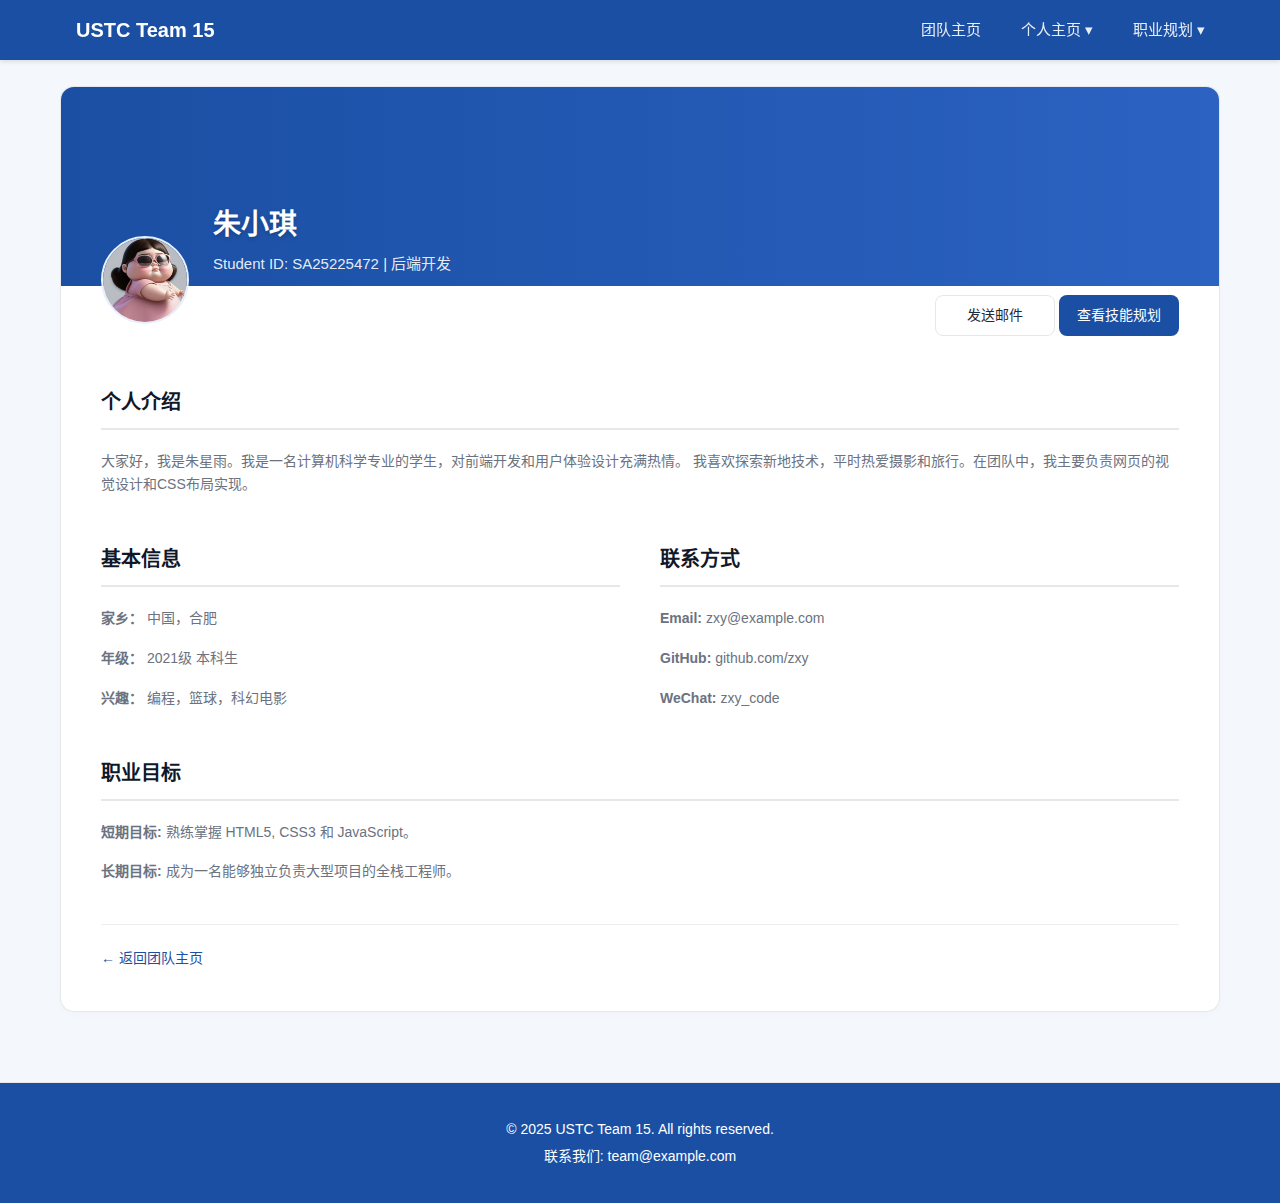
<file: member2.html>
<!DOCTYPE html>
<html lang="zh-CN">

<head>
    <meta charset="UTF-8">
    <meta name="viewport" content="width=device-width, initial-scale=1.0">
    <title>朱小琪 - 个人主页</title>
    <link rel="stylesheet" href="css/member.css">
    <link rel="stylesheet" href="css/main.css">

    <style>
        h2 {
            border-bottom: 2px solid #e5e7eb;
            padding-bottom: 10px;
            margin-top: 30px;
            margin-bottom: 20px;
            font-size: 20px;
        }

        .details-grid {
            display: grid;
            grid-template-columns: 1fr 1fr;
            gap: 40px;
        }

        @media (max-width: 600px) {
            .details-grid {
                grid-template-columns: 1fr;
                gap: 20px;
            }
        }
    </style>
</head>

<body>

    <body>

        <!-- 顶部导航栏 -->
    <nav class="navbar">
        <div class="nav-container">
            <a href="index.html" class="nav-logo">USTC Team 15</a>

            <!-- 导航链接 -->
            <ul class="nav-links">

                <!-- 1. 团队主页 -->
                <li><a href="index.html" class="nav-item">团队主页</a></li>

                <!-- 2. 个人主页 (下拉菜单) -->
                <li class="dropdown">
                    <!-- href="javascript:void(0)" 防止点击跳转，只是用来触发悬停 -->
                    <a href="javascript:void(0)" class="nav-item">个人主页 &#9662;</a>
                    <ul class="dropdown-menu">
                        <li><a href="member1.html" class="dropdown-link">朱星雨</a></li>
                        <li><a href="member2.html" class="dropdown-link">朱小琪</a></li>
                        <li><a href="member3.html" class="dropdown-link">邹雨吟</a></li>
                        <li><a href="member4.html" class="dropdown-link">汪雨</a></li>
                    </ul>
                </li>

                <!-- 3. 职业规划 (下拉菜单) -->
                <li class="dropdown">
                    <a href="javascript:void(0)" class="nav-item">职业规划 &#9662;</a>
                    <ul class="dropdown-menu">
                        <li><a href="career1.html" class="dropdown-link">朱星雨的规划</a></li>
                        <li><a href="career2.html" class="dropdown-link">朱小琪的规划</a></li>
                        <li><a href="career3.html" class="dropdown-link">邹雨吟的规划</a></li>
                        <li><a href="career4.html" class="dropdown-link">汪雨的规划</a></li>
                    </ul>
                </li>

            </ul>
        </div>
    </nav>
    <br>

    <div class="container">
        <!-- 顶部：蓝色背景区域 -->
        <div class="member-head">
            <div class="head-content">
                <!-- 头像 -->
                <img src="assets/zxq_1.jpg" alt="Avatar" class="member-avatar">

                <!-- 名字和ID  -->
                <div class="hero-info">
                    <h1 style="color: white; text-shadow: 0 2px 4px rgba(0,0,0,0.2);">朱小琪</h1>
                    <p class="subtitle" style="color: rgba(255,255,255,0.9);">Student ID: SA25225472 | 后端开发</p>
                </div>

                <!-- 按钮 -->
                <div class="hero-actions">
                    <a href="mailto:zxy@example.com" class="btn secondary">发送邮件</a>
                    <a href="career2.html" class="btn primary">查看技能规划</a>
                </div>
            </div>
        </div>

        <div class="member-content">

            <section>
                <h2>个人介绍</h2>
                <p>
                    大家好，我是朱星雨。我是一名计算机科学专业的学生，对前端开发和用户体验设计充满热情。
                    我喜欢探索新地技术，平时热爱摄影和旅行。在团队中，我主要负责网页的视觉设计和CSS布局实现。
                </p>
            </section>

            <div class="details-grid">
                <div>
                    <h2>基本信息</h2>
                    <p><strong>家乡：</strong> 中国，合肥</p>
                    <p><strong>年级：</strong> 2021级 本科生</p>
                    <p><strong>兴趣：</strong> 编程，篮球，科幻电影</p>
                </div>
                <div>
                    <h2>联系方式</h2>
                    <p><strong>Email:</strong> zxy@example.com</p>
                    <p><strong>GitHub:</strong> github.com/zxy</p>
                    <p><strong>WeChat:</strong> zxy_code</p>
                </div>
            </div>

            <section>
                <h2>职业目标</h2>
                <p>
                    <strong>短期目标:</strong> 熟练掌握 HTML5, CSS3 和 JavaScript。
                </p>
                <p>
                    <strong>长期目标:</strong> 成为一名能够独立负责大型项目的全栈工程师。
                </p>
            </section>

            <div class="back">
                <a href="index.html" >&larr; 返回团队主页</a>
            </div>

        </div>
    </div>

    <footer class="site-footer">
        <p>&copy; 2025 USTC Team 15. All rights reserved.</p>
        <p>联系我们: <a href="mailto:team@example.com">team@example.com</a></p>
    </footer>

</body>

</html>
</file>
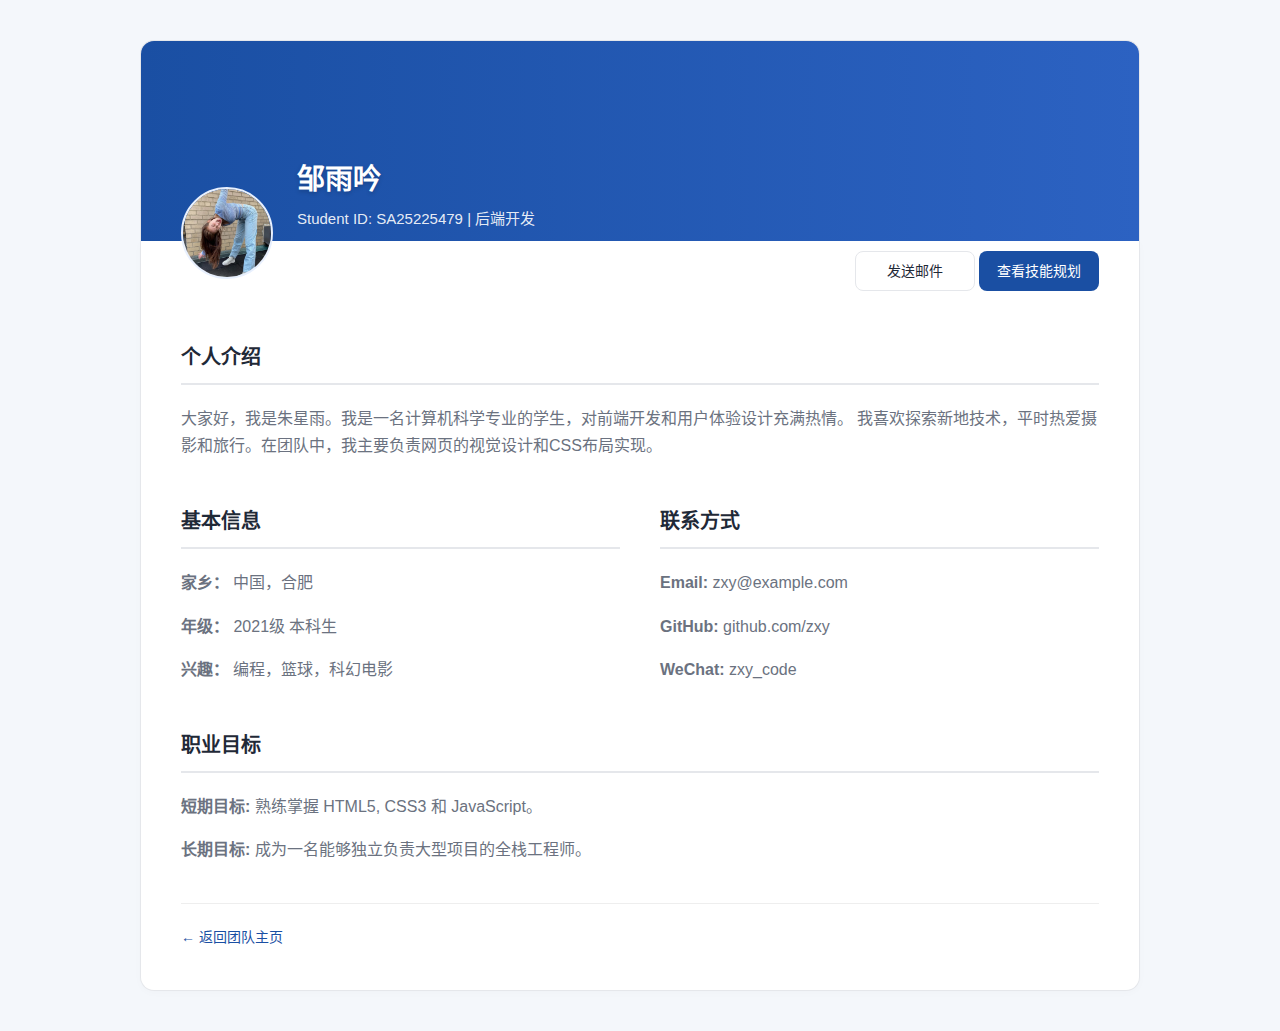
<file: member3.html>
<!DOCTYPE html>
<html lang="zh-CN">
<head>
    <meta charset="UTF-8">
    <meta name="viewport" content="width=device-width, initial-scale=1.0">
    <title>邹雨吟 - 个人主页</title>
    <link rel="stylesheet" href="css/member.css">

    <style>

        h2 {
            border-bottom: 2px solid #e5e7eb;
            padding-bottom: 10px;
            margin-top: 30px;
            margin-bottom: 20px;
            font-size: 20px;
        }

        .details-grid {
            display: grid;
            grid-template-columns: 1fr 1fr;
            gap: 40px;
        }

        @media (max-width: 600px) { 
            .details-grid { 
                grid-template-columns: 1fr; 
                gap: 20px; 
            } 
        }
    </style>
</head>
<body>

    <div class="container">
        <!-- 顶部：蓝色背景区域 -->
        <div class="member-head">
            <div class="head-content">
                <!-- 头像 -->
                <img src="assets/zyy_1.jpg" alt="Avatar" class="member-avatar">
                
                <!-- 名字和ID  -->
                <div class="hero-info">
                    <h1 style="color: white; text-shadow: 0 2px 4px rgba(0,0,0,0.2);">邹雨吟</h1>
                    <p class="subtitle" style="color: rgba(255,255,255,0.9);">Student ID: SA25225479 | 后端开发</p>
                </div>

                <!-- 按钮 -->
                <div class="hero-actions">
                    <a href="mailto:zxy@example.com" class="btn secondary">发送邮件</a>
                    <a href="career1.html" class="btn primary">查看技能规划</a>
                </div>
            </div>
        </div>

        <div class="member-content">
            
            <section>
                <h2>个人介绍</h2>
                <p>
                    大家好，我是朱星雨。我是一名计算机科学专业的学生，对前端开发和用户体验设计充满热情。
                    我喜欢探索新地技术，平时热爱摄影和旅行。在团队中，我主要负责网页的视觉设计和CSS布局实现。
                </p>
            </section>

            <div class="details-grid">
                <div>
                    <h2>基本信息</h2>
                    <p><strong>家乡：</strong> 中国，合肥</p>
                    <p><strong>年级：</strong> 2021级 本科生</p>
                    <p><strong>兴趣：</strong> 编程，篮球，科幻电影</p>
                </div>
                <div>
                    <h2>联系方式</h2>
                    <p><strong>Email:</strong> zxy@example.com</p>
                    <p><strong>GitHub:</strong> github.com/zxy</p>
                    <p><strong>WeChat:</strong> zxy_code</p>
                </div>
            </div>

            <section>
                <h2>职业目标</h2>
                <p>
                    <strong>短期目标:</strong> 熟练掌握 HTML5, CSS3 和 JavaScript。
                </p>
                <p>
                    <strong>长期目标:</strong> 成为一名能够独立负责大型项目的全栈工程师。
                </p>
            </section>
            
            <div style="margin-top: 40px; padding-top: 20px; border-top: 1px solid #eee;">
                <a href="index.html" style="color: #1a4fa3; text-decoration: none; font-size: 14px;">&larr; 返回团队主页</a>
            </div>

        </div>
    </div>

</body>
</html>
</file>
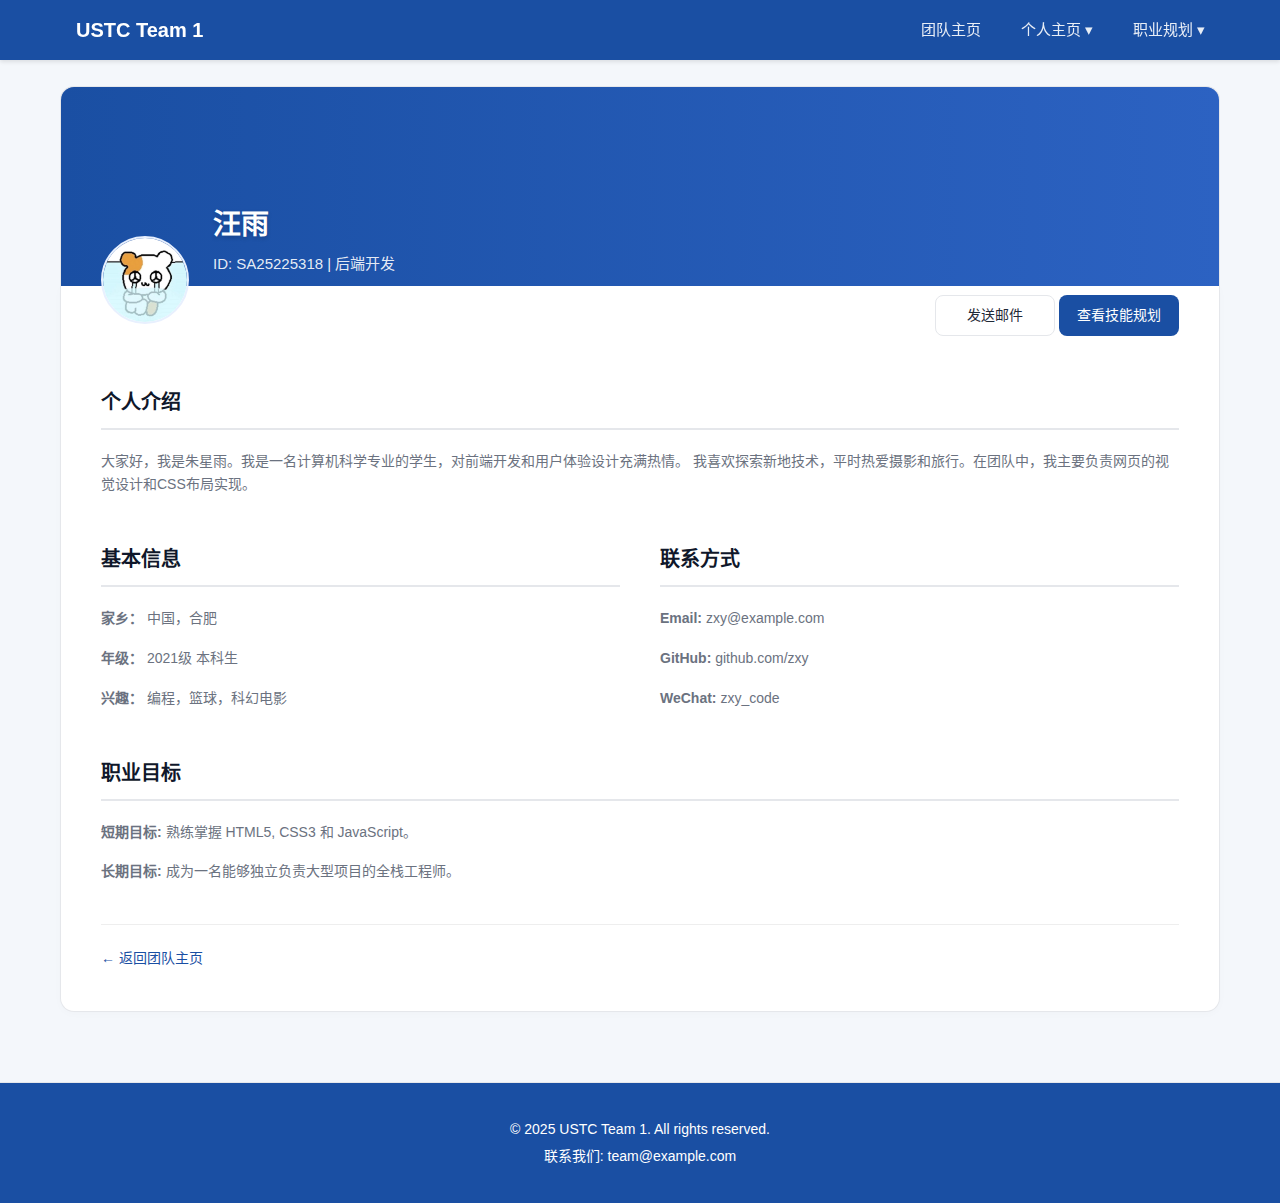
<file: member4.html>
<!DOCTYPE html>
<html lang="zh-CN">

<head>
    <meta charset="UTF-8">
    <meta name="viewport" content="width=device-width, initial-scale=1.0">
    <title>汪雨 - 个人主页</title>
    <link rel="stylesheet" href="css/member.css">
    <link rel="stylesheet" href="css/main.css">

    <style>
        h2 {
            border-bottom: 2px solid #e5e7eb;
            padding-bottom: 10px;
            margin-top: 30px;
            margin-bottom: 20px;
            font-size: 20px;
        }

        .details-grid {
            display: grid;
            grid-template-columns: 1fr 1fr;
            gap: 40px;
        }

        @media (max-width: 600px) {
            .details-grid {
                grid-template-columns: 1fr;
                gap: 20px;
            }
        }
    </style>
</head>

<body>

    <body>

        <!-- 顶部导航栏 -->
    <nav class="navbar">
        <div class="nav-container">
            <a href="index.html" class="nav-logo">USTC Team 1</a>

            <!-- 导航链接 -->
            <ul class="nav-links">

                <!-- 1. 团队主页 -->
                <li><a href="index.html" class="nav-item">团队主页</a></li>

                <!-- 2. 个人主页 (下拉菜单) -->
                <li class="dropdown">
                    <!-- href="javascript:void(0)" 防止点击跳转，只是用来触发悬停 -->
                    <a href="javascript:void(0)" class="nav-item">个人主页 &#9662;</a>
                    <ul class="dropdown-menu">
                        <li><a href="member1.html" class="dropdown-link">朱星雨</a></li>
                        <li><a href="member2.html" class="dropdown-link">朱小琪</a></li>
                        <li><a href="member3.html" class="dropdown-link">邹雨吟</a></li>
                        <li><a href="member4.html" class="dropdown-link">汪雨</a></li>
                    </ul>
                </li>

                <!-- 3. 职业规划 (下拉菜单) -->
                <li class="dropdown">
                    <a href="javascript:void(0)" class="nav-item">职业规划 &#9662;</a>
                    <ul class="dropdown-menu">
                        <li><a href="career1.html" class="dropdown-link">朱星雨的规划</a></li>
                        <li><a href="career2.html" class="dropdown-link">朱小琪的规划</a></li>
                        <li><a href="career3.html" class="dropdown-link">邹雨吟的规划</a></li>
                        <li><a href="career4.html" class="dropdown-link">汪雨的规划</a></li>
                    </ul>
                </li>

            </ul>
        </div>
    </nav>
    <br>

    <div class="container">
        <!-- 顶部：蓝色背景区域 -->
        <div class="member-head">
            <div class="head-content">
                <!-- 头像 -->
                <img src="assets/wy_1.jpg" alt="Avatar" class="member-avatar">

                <!-- 名字和ID  -->
                <div class="hero-info">
                    <h1 style="color: white; text-shadow: 0 2px 4px rgba(0,0,0,0.2);">汪雨</h1>
                    <p class="subtitle" style="color: rgba(255,255,255,0.9);">ID: SA25225318 | 后端开发</p>
                </div>

                <!-- 按钮 -->
                <div class="hero-actions">
                    <a href="mailto:zxy@example.com" class="btn secondary">发送邮件</a>
                    <a href="career4.html" class="btn primary">查看技能规划</a>
                </div>
            </div>
        </div>

        <div class="member-content">

            <section>
                <h2>个人介绍</h2>
                <p>
                    大家好，我是朱星雨。我是一名计算机科学专业的学生，对前端开发和用户体验设计充满热情。
                    我喜欢探索新地技术，平时热爱摄影和旅行。在团队中，我主要负责网页的视觉设计和CSS布局实现。
                </p>
            </section>

            <div class="details-grid">
                <div>
                    <h2>基本信息</h2>
                    <p><strong>家乡：</strong> 中国，合肥</p>
                    <p><strong>年级：</strong> 2021级 本科生</p>
                    <p><strong>兴趣：</strong> 编程，篮球，科幻电影</p>
                </div>
                <div>
                    <h2>联系方式</h2>
                    <p><strong>Email:</strong> zxy@example.com</p>
                    <p><strong>GitHub:</strong> github.com/zxy</p>
                    <p><strong>WeChat:</strong> zxy_code</p>
                </div>
            </div>

            <section>
                <h2>职业目标</h2>
                <p>
                    <strong>短期目标:</strong> 熟练掌握 HTML5, CSS3 和 JavaScript。
                </p>
                <p>
                    <strong>长期目标:</strong> 成为一名能够独立负责大型项目的全栈工程师。
                </p>
            </section>

            <div class="back">
                <a href="index.html" >&larr; 返回团队主页</a>
            </div>

        </div>
    </div>

    <footer class="site-footer">
        <p>&copy; 2025 USTC Team 1. All rights reserved.</p>
        <p>联系我们: <a href="mailto:team@example.com">team@example.com</a></p>
    </footer>

</body>

</html>
</file>
<file: css/main.css>
:root {
    --blue-main: #1a4fa3;
    --blue-light: #e8f0fe;
    --bg-page: #f4f7fb;
    --bg-card: #ffffff;
    --text-main: #1f2937;
    --text-muted: #6b7280;
    --border-light: #e5e7eb;
    --text-on-dark:#ffffff;
}

* {
    box-sizing: border-box;
}

body {
    margin: 0;
    font-family: -apple-system, BlinkMacSystemFont, "Segoe UI",
        Roboto, Helvetica, Arial, sans-serif;
    background: var(--bg-page);
    color: var(--text-main);
}

h1,h2,h3 {
    margin: 0 0 12px 0;
    font-weight: 600;
    color: #0f172a;
}

p {
    margin: 6px 0;
    font-size: 14px;
    color: var(--text-muted);
}



.page-header {
    max-width: 1200px;
    margin: 32px auto 16px;
    padding: 0 20px;
}

.container {
    max-width: 1200px;
    margin: auto;
    padding: 0 20px 40px;
}

.card {
    background: var(--bg-card);
    border-radius: 14px;
    padding: 24px;
    margin-bottom: 28px;
    border: 1px solid var(--border-light);
    box-shadow:
        0 1px 2px rgba(0, 0, 0, 0.03),
        0 8px 24px rgba(0, 0, 0, 0.04);
}

.team-members {
    display: grid;
    grid-template-columns: repeat(auto-fit, minmax(220px, 1fr));
    /*屏幕宽：多列，屏幕窄：自动变少列*/
    gap: 24px;
    margin-top: 16px;
}

.member-card {
    background-color: aliceblue;
    border-radius: 12px;
    padding: 20px 18px 22px;
    text-align: center;
    border: 1px solid var(--border-light);
    transition: transform 0.2s ease, box-shadow 0.2s ease;
}

.member-card:hover {
    transform: translateY(-3px);
    box-shadow:
        0 6px 16px rgba(0, 0, 0, 0.08);
}


/* 头像  */
.member-avatar {
    width: 88px;
    height: 88px;
    border-radius: 50%;
    object-fit: cover;
    margin-bottom: 12px;
    border: 2px solid var(--blue-light);
}

/* Info */

.member-card h3 {
    font-size: 16px;
    margin-bottom: 4px;
}

.student-id {
    font-size: 13px;
    color: var(--text-muted);
}

.role {
    font-size: 13px;
    margin-top: 2px;
    color: #475569;
}

/* 链接按钮 */

.visit-btn {
    display: inline-block;
    margin-top: 14px;
    font-size: 13px;
    font-weight: 500;
    color: var(--blue-main);
    text-decoration: none;
    padding: 6px 12px;
    border-radius: 12px;
    transition: background 0.15s ease;
}

.visit-btn:hover {
    background-color: #abd9ffef;
}


.city p {
    font-size: 15px;
    line-height: 1.6;
}

.city-text-block {
    text-indent: 2em;
    padding-bottom: 8px;   /* 缩减内边距 */
    margin-bottom: 12px;   /* 缩减外边距 */
    line-height: 1.8;      /* 增加行高，提升阅读体验 */
    text-align: justify;   /* 让文字两端对齐，看起来更整齐 */
}

.city-gallery {
    display: grid;
    grid-template-columns: repeat(auto-fit, minmax(240px, 1fr));
    gap: 16px;
    margin-top: 16px;
}

.city-gallery img {
    width: 100%;
    border-radius: 10px;
    border: 1px solid var(--border-light);
    transition: transform 0.2s ease;
}

.city-gallery img:hover {
    transform: scale(1.02);
}
.divider {
    border-bottom: 1px dashed #e5e7eb;
    padding-bottom: 24px;
    margin-bottom: 32px;
}

.city-row {
    display: flex;
    align-items: center;
    gap: 24px;
}
.city-text {
    flex: 1;
}

.city-image {
    flex: 1;
}

.city-image img {
    width: 100%;
    height: 270px;          /*  控制图片“视觉高度” */
    object-fit: cover;     /*  保持比例，超出部分裁掉 */
    display: block;
    border-radius: 10px;
    border: 1px solid var(--border-light);
}

/* 默认：文字左，图片右 */
.city-row.left-text {
    flex-direction: row;
}

/* 反转：文字右，图片左 */
.city-row.right-text {
    flex-direction: row-reverse;
}


/* --- 通用页脚样式  --- */
.site-footer {
    margin-top: 30px;
    padding: 30px 20px;
    text-align: center;
    
    /* 颜色与边框 */
    background-color: var(--blue-main);
    /* border-top: 1px solid var( --bg-page); */

    /* 文字样式 */
    color: var(--text-on-dark);
    font-size: 14px;
}

.site-footer p {
    margin: 5px 0;
    color: var(--text-on-dark);
}

.site-footer a {
    color: var(--text-on-dark);
    text-decoration: none;
    font-weight: 500;
    transition: opacity 0.2s;
}

.site-footer a:hover {
    opacity: 0.8;
    text-decoration: underline;
}

/* --- 顶部导航栏 (含下拉菜单支持) --- */
/* 导航栏背景 */
.navbar {
    background-color: var(--blue-main, #1a4fa3);
    box-shadow: 0 2px 4px rgba(0, 0, 0, 0.1);
    position: sticky;
    top: 0;
    z-index: 1000;
    width: 100%;
    /* 确保背景铺满全屏 */
}

/* 内容容器：限制最大宽度，但保持居中 */
.nav-container {
    max-width: 1200px;
    margin: 0 auto;
    padding: 0 20px;
    height: 60px;

    display: flex;
    justify-content: space-between;
    align-items: center;

    flex-direction: row !important;
}

/* 左侧 Logo */
.nav-logo {
    color: #ffffff;
    font-size: 20px;
    font-weight: bold;
    text-decoration: none;

    /* 关键：让它成为“矩形按钮” */
    padding: 0 16px;
    height: 60px;
    display: flex;
    align-items: center;

    /* 为 hover 做准备 */
    position: relative;
    transition: background-color 0.2s ease;
}

/* Logo 悬停效果 */
.nav-logo:hover {
    background-color: rgba(255, 255, 255, 0.12); /* 比背景更深一点 */
}

/* 底部白色细边提示（hover 时出现） */
.nav-logo::after {
    content: "";
    position: absolute;
    left: 0;
    right: 0;
    bottom: 0;

    height: 3px;
    background-color: #ffffff;

    opacity: 0;
    transition: opacity 0.2s ease;
}

.nav-logo:hover::after {
    opacity: 1;
}
/* 右侧链接列表 */
.nav-links {
    list-style: none;
    margin: 0;
    padding: 0;

    /* 强制横向排列 */
    display: flex !important;
    flex-direction: row !important;
    gap: 10px;
    align-items: center;
}

/* 导航项 */
.nav-item {
    color: rgba(255, 255, 255, 0.9);
    text-decoration: none;
    font-size: 15px;
    padding: 0 15px;
    height: 60px;
    /* 撑满高度 */
    display: flex;
    align-items: center;
    position: relative;
}
.nav-item::after {
    content: "";
    position: absolute;
    left: 0;
    right: 0;
    bottom: 0;

    height: 3px;
    background-color: #ffffff;

    opacity: 0;
    transition: opacity 0.2s ease;
}

.nav-item:hover::after {
    opacity: 1;
}


/* 下拉菜单父容器 */
.dropdown {
    position: relative;
    height: 60px;
    display: flex;
    align-items: center;
    width: auto !important;
    /* 强制宽度自动 */
}

/* 下拉菜单 (桌面端隐藏，悬停显示) */
.dropdown-menu {
    display: none;
    position: absolute;
    top: 100%;
    left: 0;
    background-color: #fff;
    min-width: 160px;
    box-shadow: 0 4px 12px rgba(0, 0, 0, 0.15);
    border-radius: 0 0 4px 4px;
    padding: 5px 0;
    z-index: 1100;
    list-style: none;
    padding: 0;
    margin: 0;
}

.dropdown:hover .dropdown-menu {
    display: block;
}

.dropdown-link {
    display: block;
    padding: 10px 20px;
    color: #333;
    text-decoration: none;
    text-align: left;
}

.dropdown-link:hover {
    background-color: #f5f5f5;
    color: var(--blue-main, #1a4fa3);
}

.inline-icon{
    width: 30px;
    height: 30px;
    margin-left: 6px;       
    vertical-align: text-bottom; /* 和文字垂直对齐 */
}

@media (max-width: 600px) {
    .card {
        padding: 18px;
    }

    .member-avatar {
        width: 72px;
        height: 72px;
    }

    .nav-container {
        flex-direction: column !important;
        height: auto;
        padding: 10px 15px;
    }

    .nav-links {
        flex-direction: column !important;
        width: 100%;
        margin-top: 10px;
        gap: 0;
    }

    .dropdown {
        width: 100% !important;
        display: block;
        text-align: center;
        height: auto;
        margin-bottom: 5px;
    }

    .nav-item {
        justify-content: center;
        height: auto;
        padding: 12px;
        border-bottom: 1px solid rgba(255, 255, 255, 0.1);
        display: inline-block;
    }

    .dropdown-menu {
        position: static;
        width: 96%;
        margin: 0 auto 10px auto;
        display: none;
        background-color: #fff;
        border-radius: 8px;
        box-shadow: none;
    }

    .dropdown:hover .dropdown-menu {
        display: inline-block;
    }

    .dropdown-link {
        text-align: center;
        color: var(--blue-main, #1a4fa3) !important;
    }
    
    .city-row {
        flex-direction: column !important;
    }

    .city-image {
        order: -1;
    }
}
</file>
<file: css/472style.css>
/* --- 472style.css --- */
:root {
    --ice-white: #ffffff;
    --glacier-mist: #f5faff;
    --apple-blue: #0071e3;
    --text-primary: #1d1d1f;
    --text-secondary: #86868b;
}

body {
    background: radial-gradient(at 0% 0%, rgba(240,248,255,1) 0, transparent 50%),
                radial-gradient(at 100% 0%, rgba(245,250,255,1) 0, transparent 50%),
                #ffffff;
    margin: 0;
    font-family: -apple-system, "SF Pro Text", "Helvetica Neue", Arial, sans-serif;
    color: var(--text-primary);
    min-height: 100vh;
}

/* 1. 格式化 p 标签 */
p {
    line-height: 1.5;
    color: var(--text-secondary);
    font-size: 15px;
    letter-spacing: -0.01em;
}

/* 2. 通用类*/
.glass-panel {
    background: rgba(255, 255, 255, 0.7);
    backdrop-filter: saturate(180%) blur(20px);
    border-radius: 22px;
    padding: 30px;
    margin-bottom: 25px;
    border: 1px solid rgba(255, 255, 255, 0.3);
    box-shadow: 0 4px 24px rgba(0, 0, 0, 0.04);
}

/* 3. 特定标签类*/
.header-main h1 {
    font-size: 40px;
    font-weight: 600;
    letter-spacing: -0.03em;
    color: var(--text-primary);
    margin-bottom: 12px;
}

/* 4. 悬停效果的 a 标签 */
.apple-link {
    color: var(--apple-blue);
    text-decoration: none;
    transition: 0.3s cubic-bezier(0.25, 0.1, 0.25, 1);
}

.apple-link:hover {
    opacity: 0.6;
}

.container {
    max-width: 660px;
    margin: 0 auto;
    padding: 80px 24px;
}
</file>
<file: css/career.css>
:root {
    /* 复用 member.css 的变量，保证风格统一 */
    --blue-main: #1a4fa3;
    --blue-light: #e8f0fe;
    --bg-page: #f4f7fb;
    --bg-card: #ffffff;
    --text-main: #1f2937;
    --text-muted: #6b7280;
    --border-light: #e5e7eb;
}

body {
    margin: 0;
    font-family: 'Segoe UI', Arial, sans-serif;
    background: var(--bg-page);
    color: var(--text-main);
    line-height: 1.6;
}

/* 1. 外层容器 (与 member 保持一致) */
.container {
    max-width: 1000px; /* 稍微窄一点，阅读体验更好 */
    margin: 40px auto;
    padding: 0 20px;
}

/* 2. 卡片头部 - 蓝色渐变区域 */
.card-header {
    height: 120px; /* 不需要头像那么高，稍微矮一点 */
    background: linear-gradient(to right, #1a4fa3, #2c62c2);
    border-radius: 14px 14px 0 0;
    border: 1px solid var(--border-light);
    border-bottom: none;
    
    /* 让标题垂直水平居中 */
    display: flex;
    align-items: center;
    justify-content: center;
    position: relative;
}

/* 头部标题文字 */
.header-title {
    color: #fff;
    font-size: 28px;
    font-weight: 700;
    margin: 0;
    text-shadow: 0 2px 4px rgba(0,0,0,0.2);
}

/* 3. 卡片主体 - 白色区域 */
.card-body {
    background: var(--bg-card);
    border-radius: 0 0 14px 14px;
    border: 1px solid var(--border-light);
    border-top: none;
    padding: 40px;
    box-shadow: 0 2px 8px rgba(0,0,0,0.02);
}

/* 4. 内部样式：技能板块 */
.skill-section {
    margin-bottom: 40px;
}

/* 灰色小标题条 */
.section-header {
    background-color: #f9fafb;
    padding: 12px 15px;
    border-radius: 6px;
    color: var(--text-main);
    font-size: 18px;
    font-weight: 600;
    margin-bottom: 20px;
    border-left: 4px solid var(--blue-main); /* 使用主题蓝 */
}

/* 技能列表重置 */
.skill-list {
    list-style-type: none;
    padding: 0;
    margin: 0;
}

/* 单个技能项 */
.skill-item {
    margin-bottom: 20px;
    padding-bottom: 15px;
    border-bottom: 1px dashed var(--border-light);
}

.skill-item:last-child {
    border-bottom: none;
}

.skill-name {
    font-weight: 700;
    font-size: 16px;
    color: var(--text-main);
    display: inline-block;
    min-width: 120px; /* 让名字对齐好看点 */
}

.skill-desc {
    color: var(--text-muted);
    font-size: 14px;
    margin-top: 6px;
    display: block;
}

/* 5. 按钮样式 (复用 member 的按钮风格) */
.btn-back {
    display: inline-block;
    padding: 10px 20px;
    background-color: var(--bg-card);
    color: var(--text-main);
    border: 1px solid var(--border-light);
    border-radius: 8px;
    text-decoration: none;
    font-size: 14px;
    font-weight: 500;
    transition: all 0.2s;
    margin-top: 20px;
}

.btn-back:hover {
    background-color: var(--bg-page);
    border-color: #d1d5db;
}

/* --- 通用页脚样式  --- */
.site-footer {
    /* 布局与间距 */
    margin-top: 60px;       /* 无论页面内容多短，页脚都与上面保持距离 */
    padding: 30px 20px;     /* 上下留白 */
    text-align: center;     /* 文字居中 */
    
    /* 颜色与边框 */
    background-color: var(--bg-card, #ffffff); /* 使用你定义的白色背景变量 */
    border-top: 1px solid var(--border-light, #e5e7eb); /* 顶部加一条浅灰线 */
    
    /* 文字样式 */
    color: var(--text-muted, #6b7280); /* 使用浅灰色文字 */
    font-size: 14px;
}

.site-footer p {
    margin: 5px 0; /* 控制段落间距 */
}

.site-footer a {
    color: var(--blue-main, #1a4fa3); /* 使用主题蓝色 */
    text-decoration: none;
    font-weight: 500;
    transition: opacity 0.2s;
}

.site-footer a:hover {
    opacity: 0.8;
    text-decoration: underline;
}

/* 响应式适配 */
@media (max-width: 600px) {
    .container {
        padding: 0 10px;
        margin-top: 20px;
    }
    .card-body {
        padding: 25px 20px;
    }
    .header-title {
        font-size: 22px;
    }
}
</file>
<file: css/479style.css>
.skill-block {
  background: #ffffff;
  border: 1px solid var(--border-light);
  border-radius: 14px;
  box-shadow: 0 1px 2px rgba(0,0,0,.03);
  padding: 18px;
  margin-top: 14px;
}



.skill-grid-2 {
  display: grid;
  grid-template-columns: 1fr 1fr;
  gap: 16px;
}


.mini-card {
  border: 1px solid var(--border-light);
  border-radius: 14px;
  padding: 14px;
  background: #fff;
  transition: transform .18s ease, box-shadow .18s ease, background-color .18s ease;
}

.mini-card:hover {
  transform: translateY(-2px);
  box-shadow: 0 8px 22px rgba(0,0,0,.08);
  background-color: #fbfdff;
}

.mini-title {
  margin: 0 0 8px 0;
  font-size: 14px;
  font-weight: 700;
  color: #0f172a;
}

.pill {
  display: inline-block;
  padding: 6px 10px;
  border-radius: 20px;
  font-size: 13px;
  color: #334155;
  margin: 6px 6px 0 0;

}

.pill.blue {
  border: 1px solid var(--border-light);
  background: #f4f8ff;
}


.meter {
  margin-top: 12px;
}

.meter-row {
  display: flex;
  justify-content: space-between;
  font-size: 13px;
  color: #334155;
}

.meter-bar {
  height: 10px;
  border-radius: 20px;
  margin-top: 6px;
  overflow: hidden;
  border: 1px solid var(--border-light);
}
.meter-bar.bg1{
  background: #eef2ff;
  border: 1px solid var(--border-light);
}
.meter-bar.bg2{
  background: #f0fdf4;
  border: 1px solid #bbf7d0;
}
.meter-bar.bg3{
  background: #fffaf0;
  border: 1px solid #ffe6a6;
}

.meter-fill {
  height: 100%;
  border-radius: 20px;
}

.meter-fill.bg1{ background: var(--blue-main);}
.meter-fill.bg2{ background: #41d26f;}
.meter-fill.bg3{ background: #efb454;}

.roadmap {
  display: grid;
  grid-template-columns: 1fr 1fr 1fr;
  gap: 14px;
}

.road-step {
  border: 1px solid var(--border-light);
  border-radius: 14px;
  padding: 14px;
  background: #fff;
  transition: transform .18s ease, box-shadow .18s ease;
}

.road-step:hover {
  transform: translateY(-3px);
  box-shadow: 0 10px 24px rgba(0,0,0,.10);
}

.road-step h4 {
  margin: 0 0 8px 0;
  font-size: 14px;
}

.road-step ul {
  margin: 10px 0 0 18px;
  padding: 0;
  color: #334155;
  line-height: 1.8;
  font-size: 14px;
}


@media (max-width: 900px) {
  .skill-grid-2 { grid-template-columns: 1fr; }
  .roadmap { grid-template-columns: 1fr; }
}
</file>
<file: css/member.css>
:root {
    --blue-main: #1a4fa3;
    --blue-light: #e8f0fe;
    --bg-page: #f4f7fb;
    --bg-card: #ffffff;
    --text-main: #1f2937;
    --text-muted: #6b7280;
    --border-light: #e5e7eb;
}

body {
    margin: 0;
    font-family: sans-serif;
    background: var(--bg-page);
    color: var(--text-main);
    line-height: 1.6;
}

.container {
    max-width: 1000px; 
    margin: 40px auto;
    padding: 0 20px;
}


.member-head {
    position: relative;
    height: 200px;
    background-color: var(--blue-main);
    background: linear-gradient(to right, #1a4fa3, #2c62c2); 
    
    border-radius: 14px 14px 0 0; 
    border: 1px solid var(--border-light);
    border-bottom: none; /* 去掉底边框，为了和下面无缝连接 */
}

.head-content {
    position: absolute;
    bottom: -50px; 
    left: 0;
    width: 100%;
    box-sizing: border-box;
    padding: 0 40px;
    
    display: flex;
    justify-content: space-between;
    align-items: flex-end;
}

.member-avatar {
    width: 88px;
    height: 88px;
    border-radius: 50%;
    object-fit: cover;
    margin-bottom: 12px;
    border: 2px solid var(--blue-light);
}

.hero-info {
    margin-left: 24px;
    margin-right: auto; 
    margin-bottom: 60px;
}

.hero-info h1 {
    margin: 0 0 4px 0;
    font-size: 28px;
    color: var(--text-main);
    font-weight: 700;
}

.subtitle {
    margin: 0;
    font-size: 15px;
    color: var(--blue-main); /* 用主题色高亮 ID */
    font-weight: 500;
}

.hero-actions {
    margin-bottom: 15px;

    gap: 15px;
    margin-bottom: 0;
}

.btn {
    padding: 8px 16px;
    border-radius: 8px;
    font-size: 14px;
    font-weight: 500;
    text-decoration: none;
    transition: all 0.2s ease;
    border: 1px solid transparent;
    width: 120px; 
    text-align: center;
    display: inline-block; 
    box-sizing: border-box;
}

.btn.primary {
    background-color: var(--blue-main);
    color: #fff;
}
.btn.primary:hover {
    opacity: 0.9;
}

.btn.secondary {
    background-color: var(--bg-card);
    color: var(--text-main);
    border-color: var(--border-light);
}
.btn.secondary:hover {
    background-color: var(--bg-page);
}

.member-content {
    background: var(--bg-card);
    border-radius: 0 0 14px 14px;
    border: 1px solid var(--border-light);
    border-top: none; 
    
    padding: 70px 40px 40px; 
    box-shadow: 0 2px 8px rgba(0,0,0,0.02); 
}

.member-content p {
    color: var(--text-muted);
    line-height: 1.7;
    margin-bottom: 16px;
}

/* --- 通用页脚样式  --- */
.site-footer {
    margin-top: 30px;       
    padding: 30px 20px;     
    text-align: center;    
    
    /* 颜色与边框 */
    background-color: var(--bg-card); 
    border-top: 1px solid var(--border-light); 
    
    /* 文字样式 */
    color: var(--text-muted); 
    font-size: 14px;
}

.site-footer p {
    margin: 5px 0; 
}

.site-footer a {
    color: var(--blue-main); 
    text-decoration: none;
    font-weight: 500;
    transition: opacity 0.2s;
}

.site-footer a:hover {
    opacity: 0.8;
    text-decoration: underline;
}

.back {
        margin-top: 40px;
        padding-top: 20px;
        border-top: 1px solid #eee;
    }

.back a {
        display: inline-block;
        font-size: 14px;
        color: #1a4fa3;
        text-decoration: none;
        transition: color 0.2s ease,
                    text-decoration-color 0.2s ease;
    }

.back a:hover {
        color: #2f1aa3;
        text-decoration: underline;
    }

@media (max-width: 800px) {

    .member-head {
        height: 300px !important;
        overflow: visible !important; 
    }

    
    .head-content {
        position: absolute;
        top: 0;
        left: 0;
        width: 100%;
        height: 100%;
        padding: 0 20px;
        
        display: flex;
        flex-direction: column; /* 垂直排列：上中下 */
        justify-content: center; /* 垂直居中 */
        align-items: center;     /* 水平居中 */
    }


    .hero-info {
        width: 100%;
        margin: 0 0 10px 0; 
        text-align: center;
        display: block; 
    }

    .hero-info h1 {
        font-size: 24px;
        color: #ffffff ;
        margin-bottom: 5px;
        white-space: normal; /* 允许名字换行 */
        line-height: 1.2;
    }

    .subtitle {
        color: rgba(255,255,255,0.9) ;
        display: block;
    }

    .hero-actions {
        position: absolute;
        bottom: -60px !important; 
        left: 0;
        width: 100%;
        
        display: flex !important;
        flex-direction: row !important; /* 强制横向排列 */
        justify-content: center;        /* 居中 */
        align-items: center;            /* 垂直对齐，防止拉伸 */
        height: auto !important;        /* 禁止高度拉伸 */
        
        gap: 15px;
        margin: 0 !important;
        transform: none !important;
        top: auto ; 
    }

   
    /* 7. 下方内容区：留出空隙 */
    .member-content {
        padding-top: 80px !important;
    }
}
</file>
